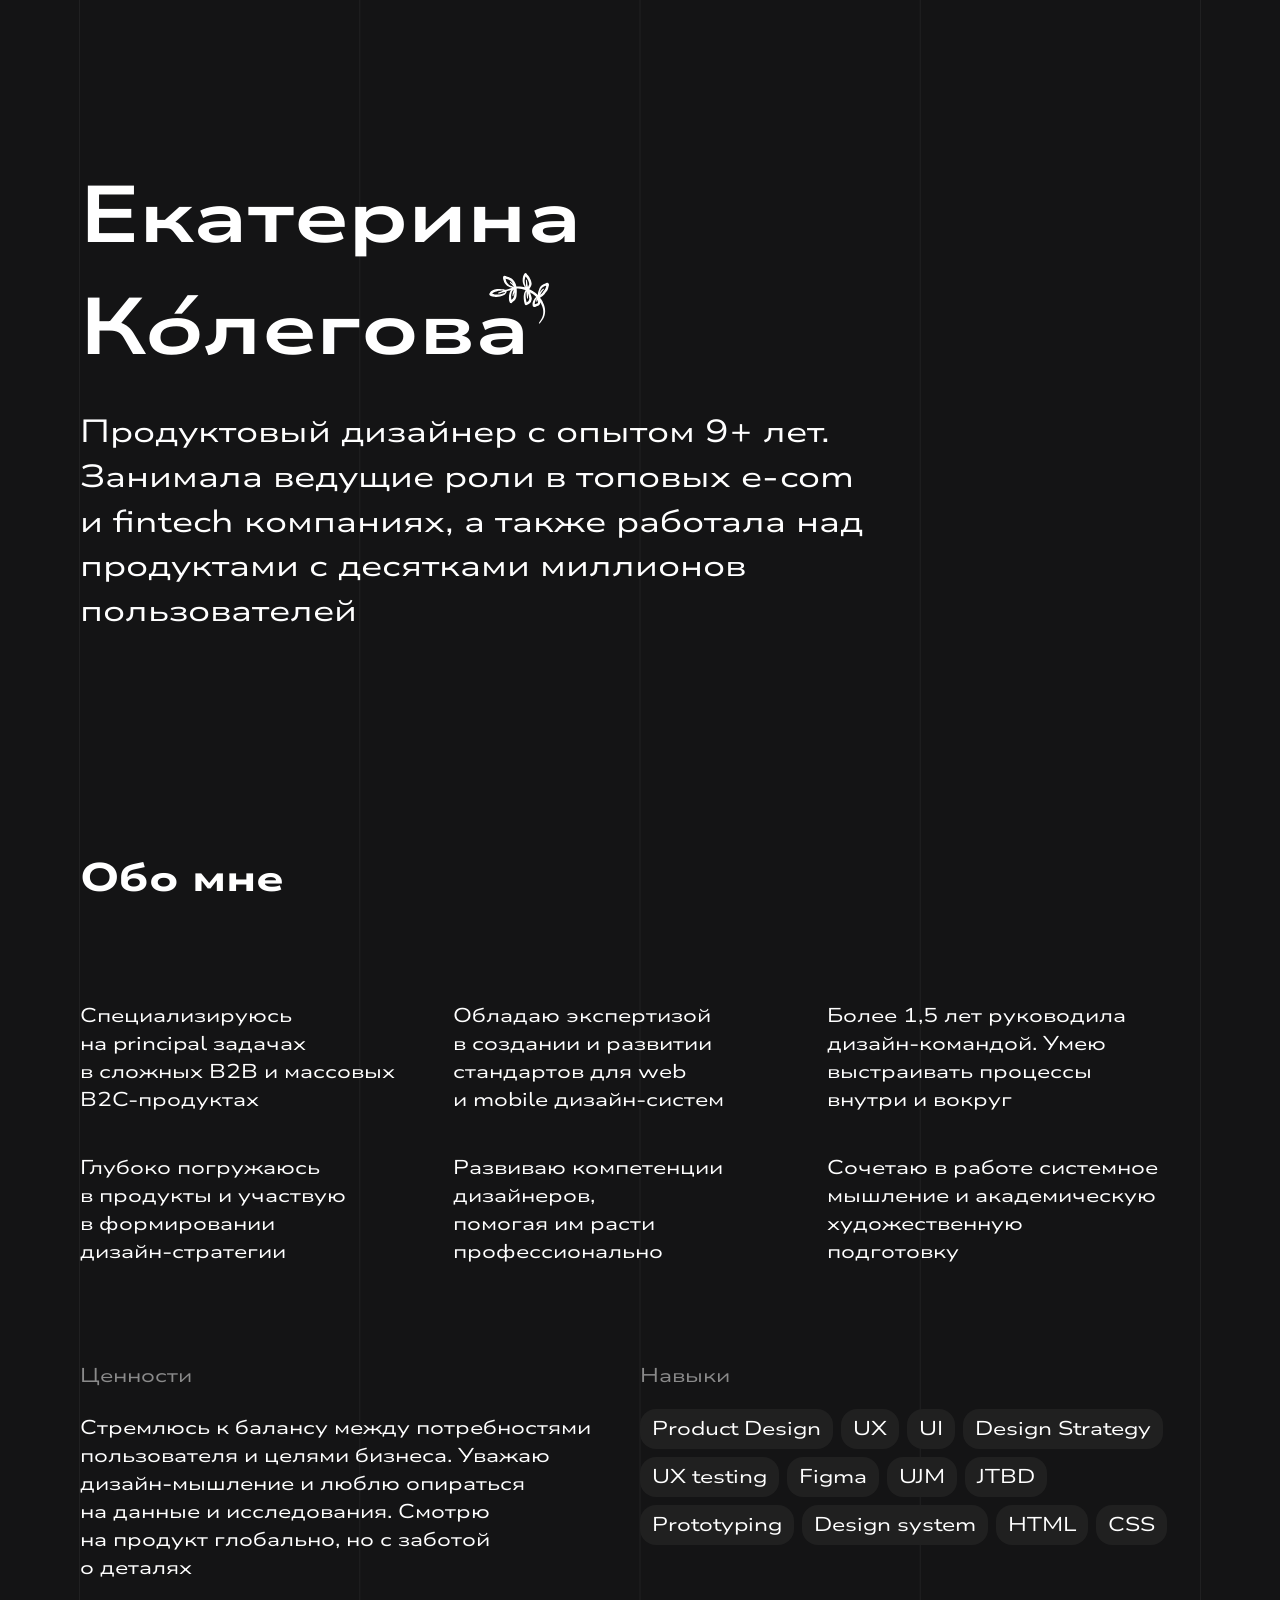
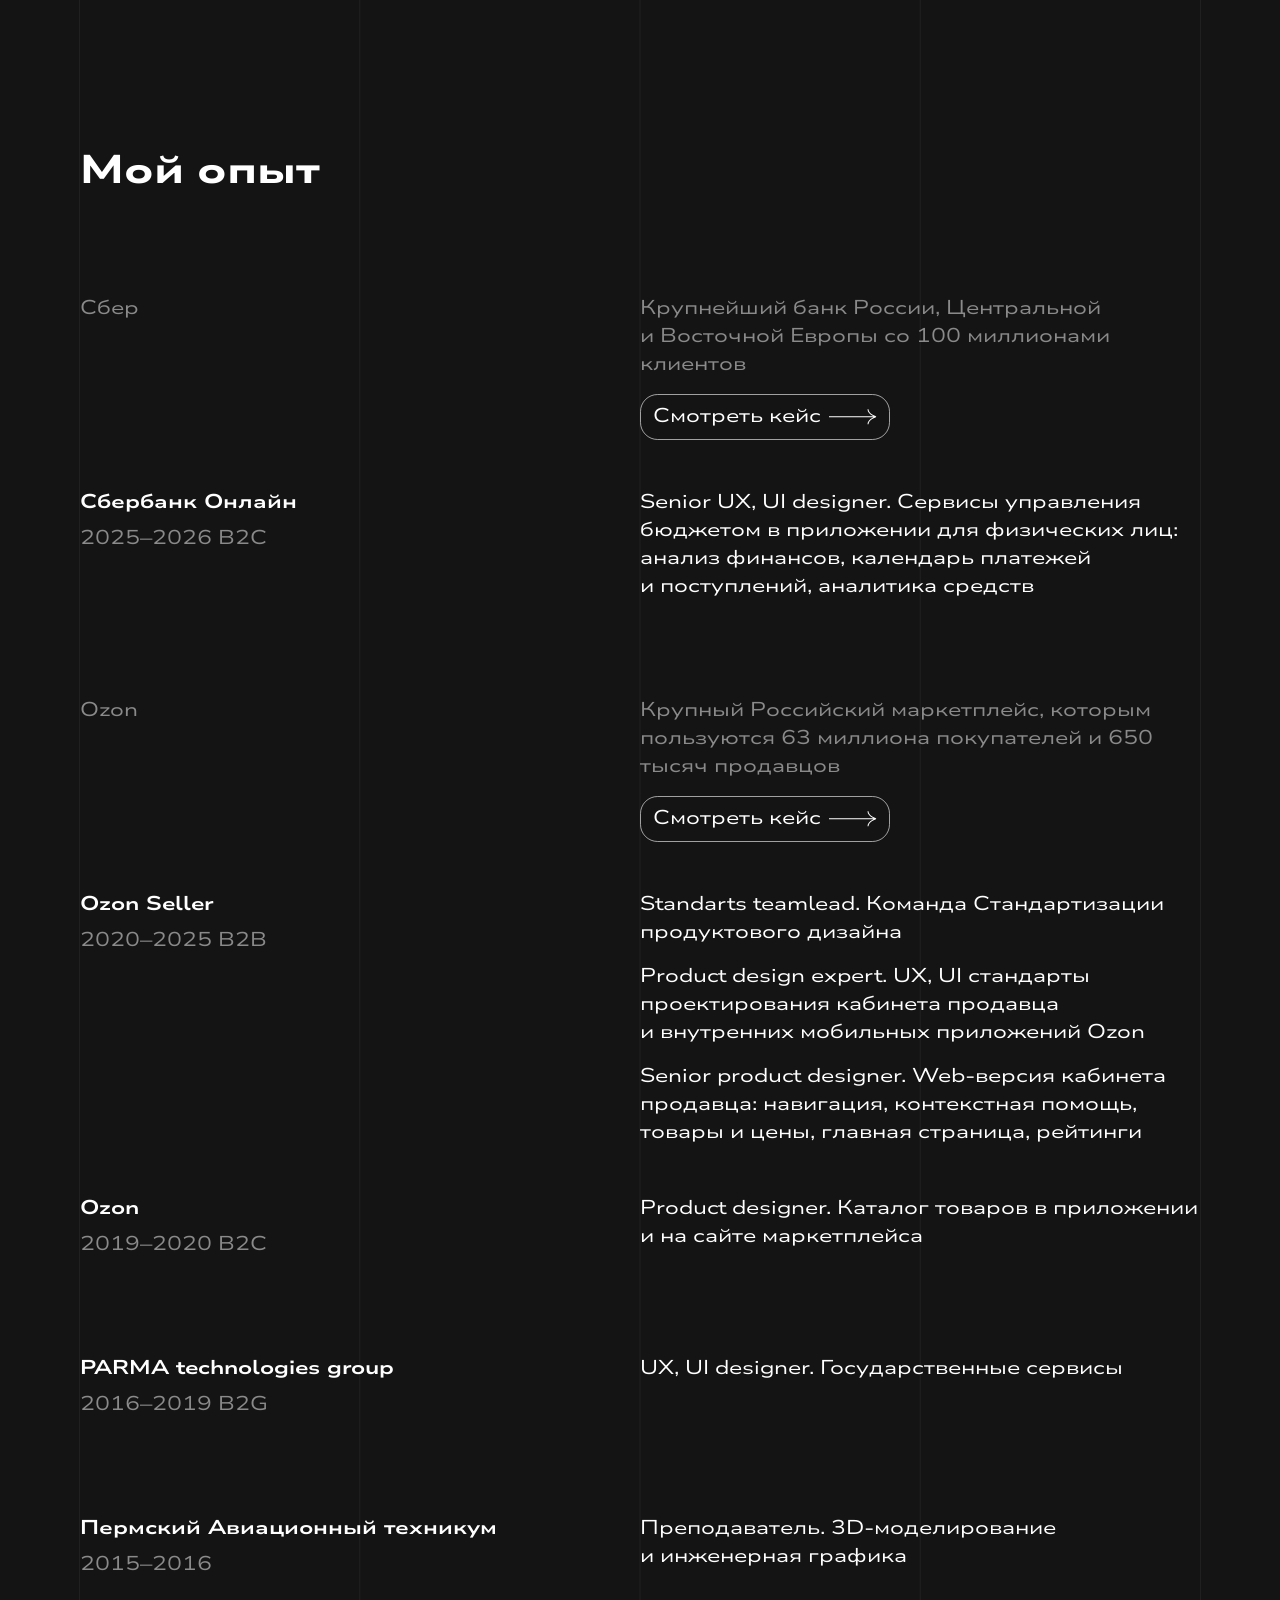
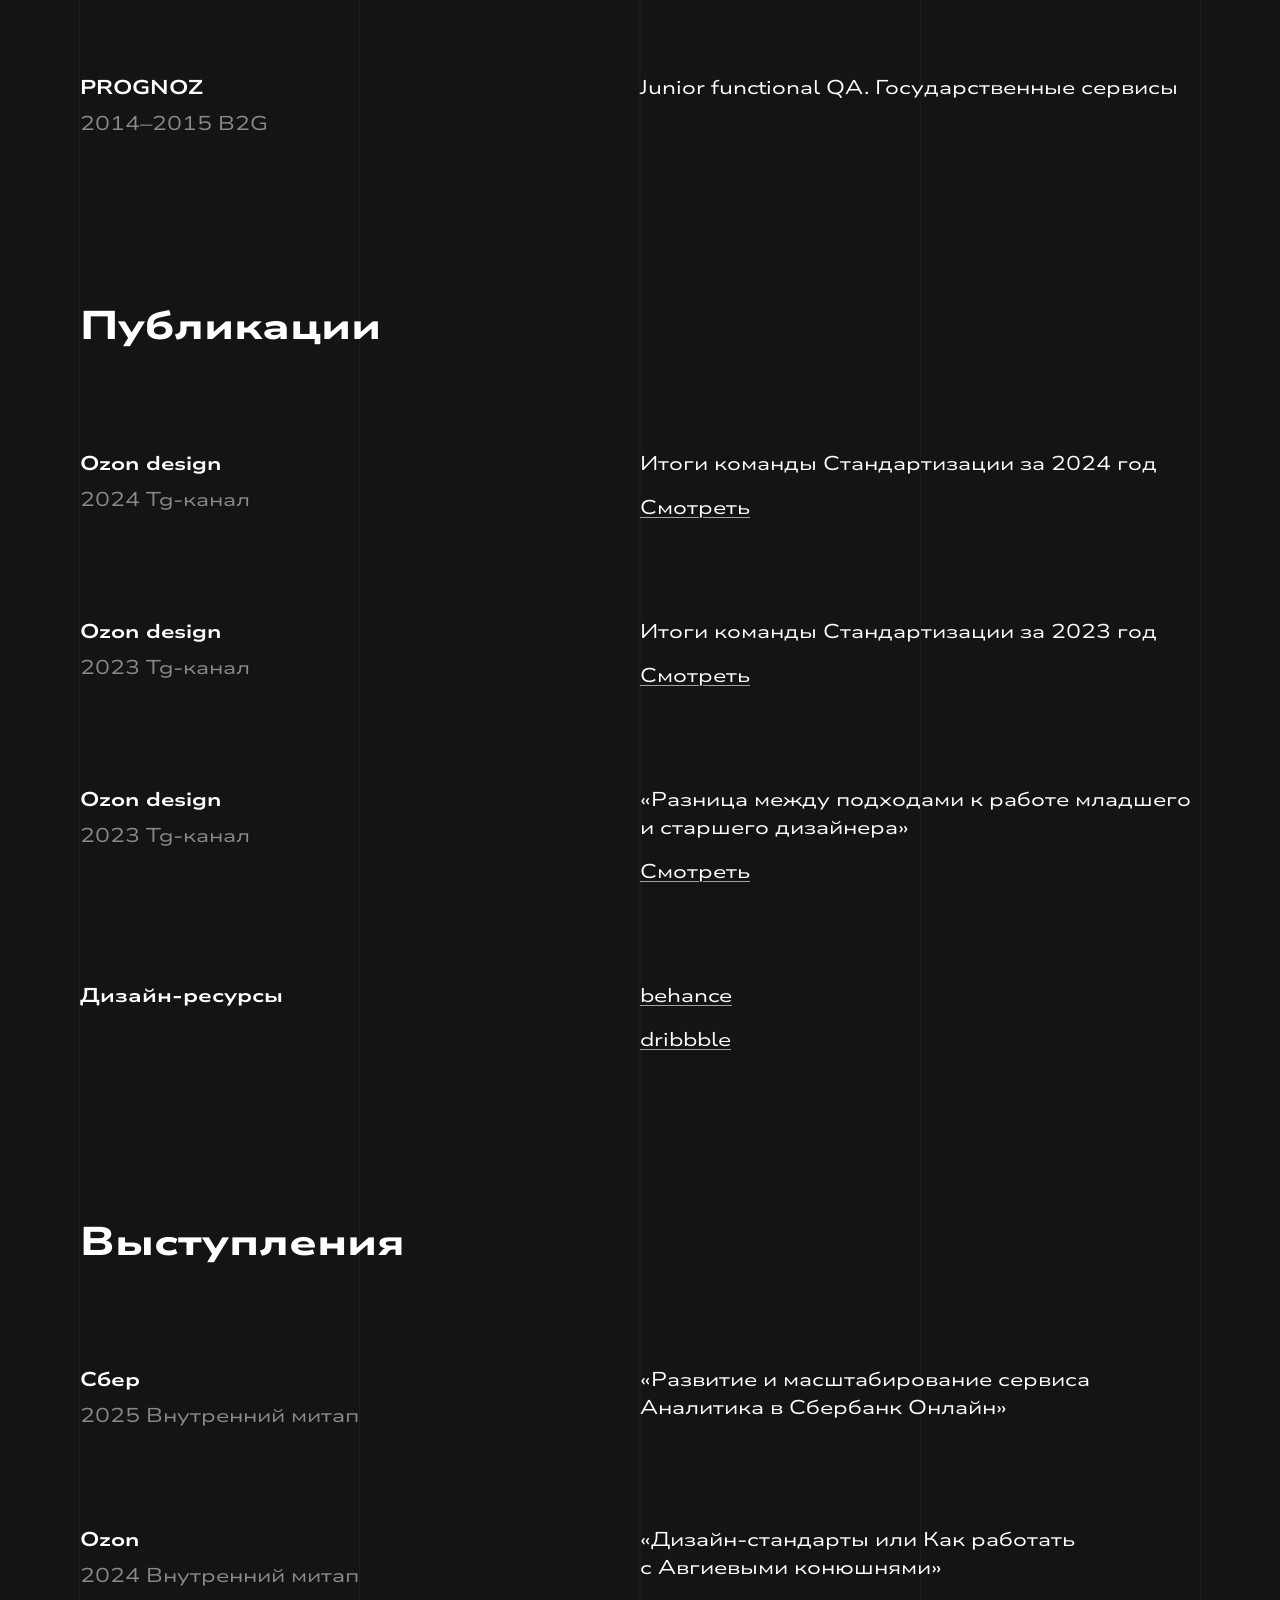
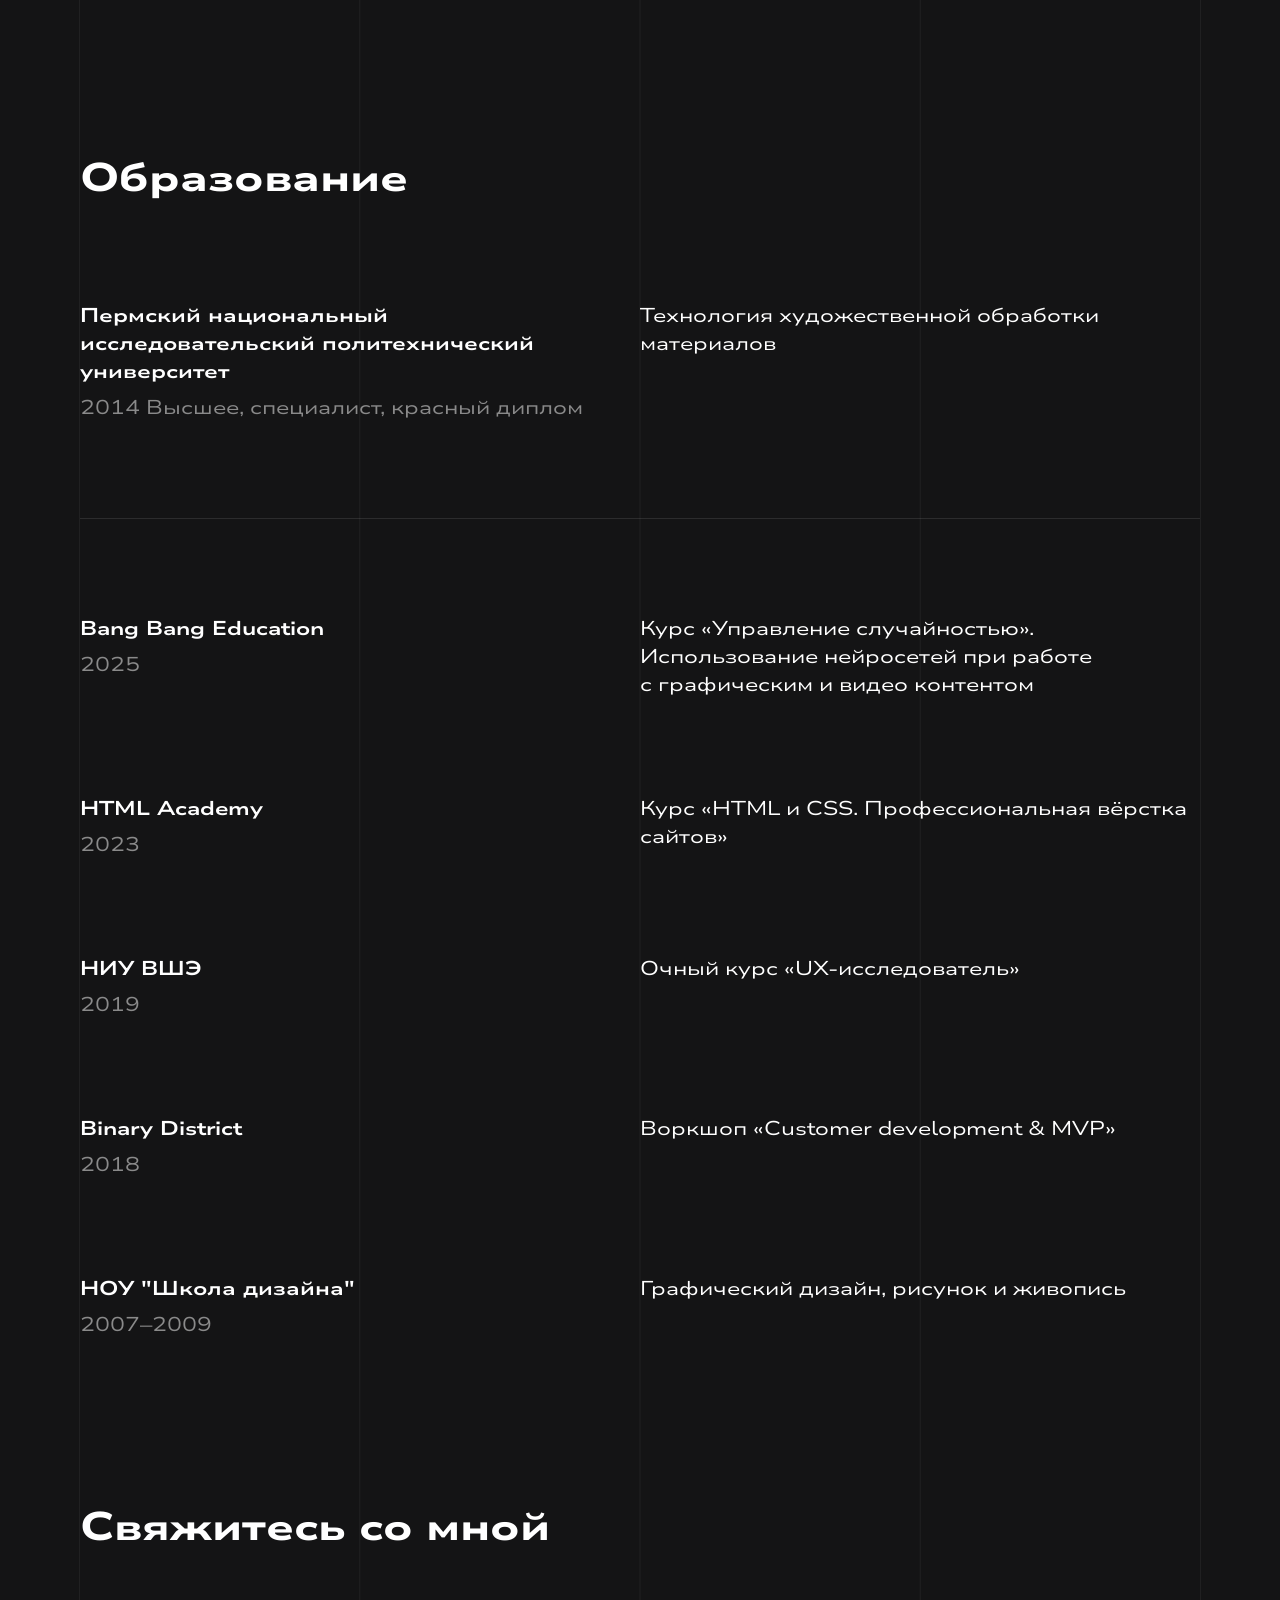
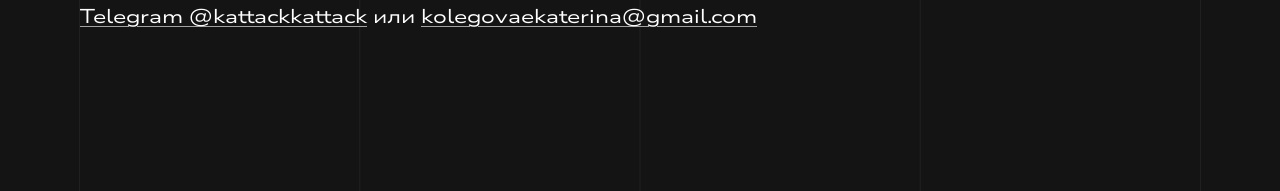
<file: index.html>
<!DOCTYPE html>
<html lang="ru">
  <head>
    <meta charset="utf-8">
    <title>Екатерина Колегова</title>
    <link rel="icon" type="image/png" href="images/favicon.svg">
    <link rel="stylesheet" href="styles.css">
    <link rel="preconnect" href="https://fonts.googleapis.com">
    <link rel="preconnect" href="https://fonts.gstatic.com" crossorigin>
    <link href="https://fonts.googleapis.com/css2?family=Nunito+Sans:ital,opsz,wght@0,6..12,200..1000;1,6..12,200..1000&family=Nunito:ital,wght@1,200..1000&display=swap" rel="stylesheet">
    <meta name="viewport" content="width=device-width"/>
    <meta name="description" content="Продуктовый дизайнер из Москвы с опытом 9+ лет"/>
  </head>
  <body>
    <main class="page-content-container background-stripes">

      <!--hero-->
      <div class="hero">
        <div class="hero-title">
          <div class="first-name">
            <h1>Екатерина</h1>
          </div>
          <div class="last-name">
            <h1>К<span class="h1-special">ó</span>легова</h1>
            <svg class="icon brunch-icon" width="3.75rem" height="3.25rem">
              <use xlink:href="images/icons/sprite.svg#Brunch"></use>
            </svg>
          </div>
        </div>
        <p class="hero-text">Продуктовый дизайнер с&nbsp;опытом 9+&nbsp;лет. Занимала ведущие роли в&nbsp;топовых e-com и&nbsp;fintech компаниях, а&nbsp;также работала над продуктами с&nbsp;десятками миллионов пользователей</p>
      </div>

      <h2 class="visually-hidden"></h2>

      <!--секция Обо мне-->
      <article class="about-me">
        <h3 class="h3-title">Обо мне</h3>

        <!--сетка навыков-->
        <ul class="proficiency">
            <li>
                <p>Специализируюсь на&nbsp;principal задачах в&nbsp;сложных B2B и&nbsp;массовых B2C-продуктах
            </li>
            <li>
                <p>Обладаю экспертизой в&nbsp;создании и&nbsp;развитии стандартов для&nbsp;web и&nbsp;mobile дизайн-систем</p>
            </li>
            <li>
                <p>Более 1,5 лет руководила дизайн-командой. Умею выстраивать процессы внутри и&nbsp;вокруг</p>
            </li>
            <li>
                <p>Глубоко погружаюсь в&nbsp;продукты и&nbsp;участвую в&nbsp;формировании дизайн-стратегии</p>
            </li>
            <li>
                <p>Развиваю компетенции дизайнеров, помогая&nbsp;им&nbsp;расти профессионально</p>
            </li>
            <li>
                <p>Сочетаю в&nbsp;работе системное мышление и&nbsp;академическую художественную подготовку</p>
            </li>
        </ul>
        
        <!--ценности и навыки-->
        <div class="table-secondary">
          
          <!--ценности-->
          <div class="principles">
            <p class="text-secondary">Ценности</p>
            <p>Стремлюсь к&nbsp;балансу между потребностями пользователя и&nbsp;целями бизнеса. Уважаю дизайн-мышление и&nbsp;люблю опираться на&nbsp;данные и&nbsp;исследования. Смотрю на&nbsp;продукт глобально, но&nbsp;с&nbsp;заботой о&nbsp;деталях</p>
          </div>

          <!--навыки-->
          <div class="skills">
            <p class="text-secondary">Навыки</p>
            <!--облако тегов-->
            <ul class="skills-cloud">
                <li>
                  <div class="tag">
                    <p>Product Design</p>
                  </div>
                </li>
                <li>
                  <div class="tag">
                    <p>UX</p>
                  </div>
                </li>
                <li>
                  <div class="tag">
                    <p>UI</p>
                  </div>
                </li>
                <li>
                  <div class="tag">
                    <p>Design Strategy</p>
                  </div>
                </li>
                <li>
                  <div class="tag">
                    <p>UX testing</p>
                  </div>
                </li>
                <li>
                  <div class="tag">
                    <p>Figma</p>
                  </div>
                </li>
                <li>
                  <div class="tag">
                    <p>UJM</p>
                  </div>
                </li>
                <li>
                  <div class="tag">
                    <p>JTBD</p>
                  </div>
                </li>
                <li>
                  <div class="tag">
                    <p>Prototyping</p>
                  </div>
                </li>
                <li>
                  <div class="tag">
                    <p>Design system</p>
                  </div>
                </li>
                <li>
                  <div class="tag">
                    <p>HTML</p>
                  </div>
                </li>
                <li>
                  <div class="tag">
                    <p>CSS</p>
                  </div>
                </li>
            </ul>
          </div>
        
        </div>
      </article>


      <!--мой опыт-->

      <article class="experience">
        <h3 class="h3-title">Мой опыт</h3>
        
        <ul class="table-primary">
          <li class="table-section">
            <ul class="table-row">
              <li>
                <p class="text-secondary">Сбер</p>
              </li>
              <li>
                <p class="text-secondary">Крупнейший банк России, Центральной и&nbsp;Восточной Европы со&nbsp;100 миллионами клиентов</p>
                <a class="link-primary-anchor" href="cost-analysis.html">
                  <div class="link-primary">
                    <p>Смотреть кейс</p>
                    <svg class="icon" width="3rem" height="1rem">
                      <use xlink:href="images/icons/sprite.svg#Button arrow"></use>
                    </svg>
                  </div>
                </a>
              </li>
            </ul>
            <ul class="table-row">
              <li>
                <h4>Сбербанк Онлайн</h4>
                <p class="text-secondary">2025–2026  B2C</p>
              </li>
              <li>
                <p>Senior UX, UI designer. Сервисы управления бюджетом в&nbsp;приложении для физических лиц: анализ финансов, календарь платежей и&nbsp;поступлений, аналитика средств</p>
              </li>
            </ul>
          </li>
          <li class="table-section">
            <ul class="table-row">
              <li>
                <p class="text-secondary">Ozon</p>
              </li>
              <li>
                <p class="text-secondary">Крупный Российский маркетплейс, которым пользуются 63&nbsp;миллиона покупателей и&nbsp;650 тысяч продавцов</p>
                <a class="link-primary-anchor" href="ozon-seller-layout.html">
                  <div class="link-primary">
                    <p>Смотреть кейс</p>
                    <svg class="icon" width="3rem" height="1rem">
                      <use xlink:href="images/icons/sprite.svg#Button arrow"></use>
                    </svg>
                  </div>
                </a>
              </li>
            </ul>
            <ul class="table-row">
              <li>
                <h4>Ozon Seller</h4>
                <p class="text-secondary">2020–2025  B2B</p>
              </li>
              <li class="table-cell-list">
                <p>Standarts teamlead. Команда Стандартизации продуктового дизайна</p>
                <p>Product design expert. UX, UI стандарты проектирования кабинета продавца и&nbsp;внутренних мобильных приложений Ozon</p>
                <p>Senior product designer. Web-версия кабинета продавца: навигация, контекстная помощь, товары и&nbsp;цены, главная страница, рейтинги</p>
              </li>
            </ul>
            <ul class="table-row">
              <li>
                <h4>Ozon</h4>
                <p class="text-secondary">2019–2020  B2C</p>
              </li>
              <li class="table-cell-list">
                <p>Product designer. Каталог товаров в&nbsp;приложении и&nbsp;на&nbsp;сайте маркетплейса</p>
              </li>
            </ul>

          </li>
          <li class="table-section">
            <ul class="table-row">
              <li>
                <h4>PARMA technologies group</h4>
                <p class="text-secondary">2016–2019  B2G</p>
              </li>
              <li class="table-cell-list">
                <p>UX, UI designer. Государственные сервисы</p>
              </li>
            </ul>
          </li>
          <li class="table-section">
            <ul class="table-row">
              <li>
                <h4>Пермский Авиационный техникум</h4>
                <p class="text-secondary">2015–2016</p>
              </li>
              <li class="table-cell-list">
                <p>Преподаватель. 3D-моделирование и&nbsp;инженерная графика</p>
              </li>
            </ul>
          </li>
          <li class="table-section">
            <ul class="table-row">
              <li>
                <h4>PROGNOZ</h4>
                <p class="text-secondary">2014–2015  B2G</p>
              </li>
              <li class="table-cell-list">
                <p>Junior functional QA. Государственные сервисы</p>
              </li>
            </ul>
          </li>
        </ul>
      </article>


      <!--публикации-->
      
      <article class="publications">
        <h3 class="h3-title">Публикации</h3>
        
        <ul class="table-primary">
          <li class="table-section">
            <ul class="table-row">
              <li>
                <h4>Ozon design</h4>
                <p class="text-secondary">2024  Tg-канал</p>
              </li>
              <li class="table-cell-list">
                <p>Итоги команды Стандартизации за&nbsp;2024 год</p>
                <a class="link-secondary" href="https://t.me/ozondesign/3968" target="_blank">Смотреть</a>
              </li>
            </ul>
          </li>
          <li class="table-section">
            <ul class="table-row">
              <li>
                <h4>Ozon design</h4>
                <p class="text-secondary">2023  Tg-канал</p>
              </li>
              <li class="table-cell-list">
                <p>Итоги команды Стандартизации за&nbsp;2023 год</p>
                <a class="link-secondary" href="https://t.me/ozondesign/2728" target="_blank">Смотреть</a>
              </li>
            </ul>
          </li>
          <li class="table-section">
            <ul class="table-row">
              <li>
                <h4>Ozon design</h4>
                <p class="text-secondary">2023  Tg-канал</p>
              </li>
              <li class="table-cell-list">
                <p>«Разница между подходами к&nbsp;работе младшего и&nbsp;старшего дизайнера»</p>
                <a class="link-secondary" href="https://t.me/ozondesign/1893" target="_blank">Смотреть</a>
              </li>
            </ul>
          </li>
          <li class="table-section">
            <ul class="table-row">
              <li>
                <h4>Дизайн-ресурсы</h4>
              </li>
              <li class="table-cell-list">
                <a class="link-secondary" href="https://www.behance.net/kattack_kattack" target="_blank">behance</a>
                <a class="link-secondary" href="https://dribbble.com/kattack_kattack" target="_blank">dribbble</a>
              </li>
            </ul>
          </li>
        </ul>
      </article>


      <!--выступления-->
      
      <article class="performances">
        <h3 class="h3-title">Выступления</h3>
        
        <ul class="table-primary">
          <li class="table-section">
            <ul class="table-row">
              <li>
                <h4>Сбер</h4>
                <p class="text-secondary">2025  Внутренний митап</p>
              </li>
              <li class="table-cell-list">
                <p>«Развитие и&nbsp;масштабирование сервиса Аналитика в&nbsp;Сбербанк Онлайн»</p>
              </li>
            </ul>
          </li>
          <li class="table-section">
            <ul class="table-row">
              <li>
                <h4>Ozon</h4>
                <p class="text-secondary">2024  Внутренний митап</p>
              </li>
              <li class="table-cell-list">
                <p>«Дизайн-стандарты или Как работать с&nbsp;Авгиевыми конюшнями»</p>
              </li>
            </ul>
          </li>
        </ul>
      </article>


      <!--образование-->
      
      <article class="education">
        <h3 class="h3-title">Образование</h3>
        
        <ul class="table-primary">
          <li class="table-section">
            <ul class="table-row">
              <li>
                <h4>Пермский национальный исследовательский политехнический университет</h4>
                <p class="text-secondary">2014  Высшее, специалист, красный диплом</p>
              </li>
              <li class="table-cell-list">
                <p>Технология художественной обработки материалов</p>
              </li>
            </ul>
          </li>
          <li>
            <hr>
          </li>
          <li class="table-section">
            <ul class="table-row">
              <li>
                <h4>Bang Bang Education</h4>
                <p class="text-secondary">2025</p>
              </li>
              <li class="table-cell-list">
                <p>Курс «Управление случайностью». Использование нейросетей при работе с&nbsp;графическим и&nbsp;видео контентом</p>
              </li>
            </ul>
          </li>
          <li class="table-section">
            <ul class="table-row">
              <li>
                <h4>HTML Academy</h4>
                <p class="text-secondary">2023</p>
              </li>
              <li class="table-cell-list">
                <p>Курс «HTML и CSS. Профессиональная вёрстка сайтов»</p>
              </li>
            </ul>
          </li>
          <li class="table-section">
            <ul class="table-row">
              <li>
                <h4>НИУ ВШЭ</h4>
                <p class="text-secondary">2019</p>
              </li>
              <li class="table-cell-list">
                <p>Очный курс «UX-исследователь»</p>
              </li>
            </ul>
          </li>
          <li class="table-section">
            <ul class="table-row">
              <li>
                <h4>Binary District</h4>
                <p class="text-secondary">2018</p>
              </li>
              <li class="table-cell-list">
                <p>Воркшоп «Customer development &&nbsp;MVP»</p>
              </li>
            </ul>
          </li>
          <li class="table-section">
            <ul class="table-row">
              <li>
                <h4>НОУ "Школа дизайна"</h4>
                <p class="text-secondary">2007–2009</p>
              </li>
              <li class="table-cell-list">
                <p>Графический дизайн, рисунок и&nbsp;живопись</p>
              </li>
            </ul>
          </li>
        </ul>
      </article>


      <!--свяжитесь со мной-->
      
      <article class="connection">
        <h3 class="h3-title">Свяжитесь со мной</h3>
        
        <div class="connection-links">
          <p><a class="link-secondary" href="https://t.me/kattackkattack" target="_blank">Telegram @kattackkattack</a> или <a class="link-secondary" href="mailto:kolegovaekaterina@gmail.com" target="_blank">kolegovaekaterina@gmail.com</a></p>
        </div>
      </article>
    
    </main>
  </body>
</html>
</file>
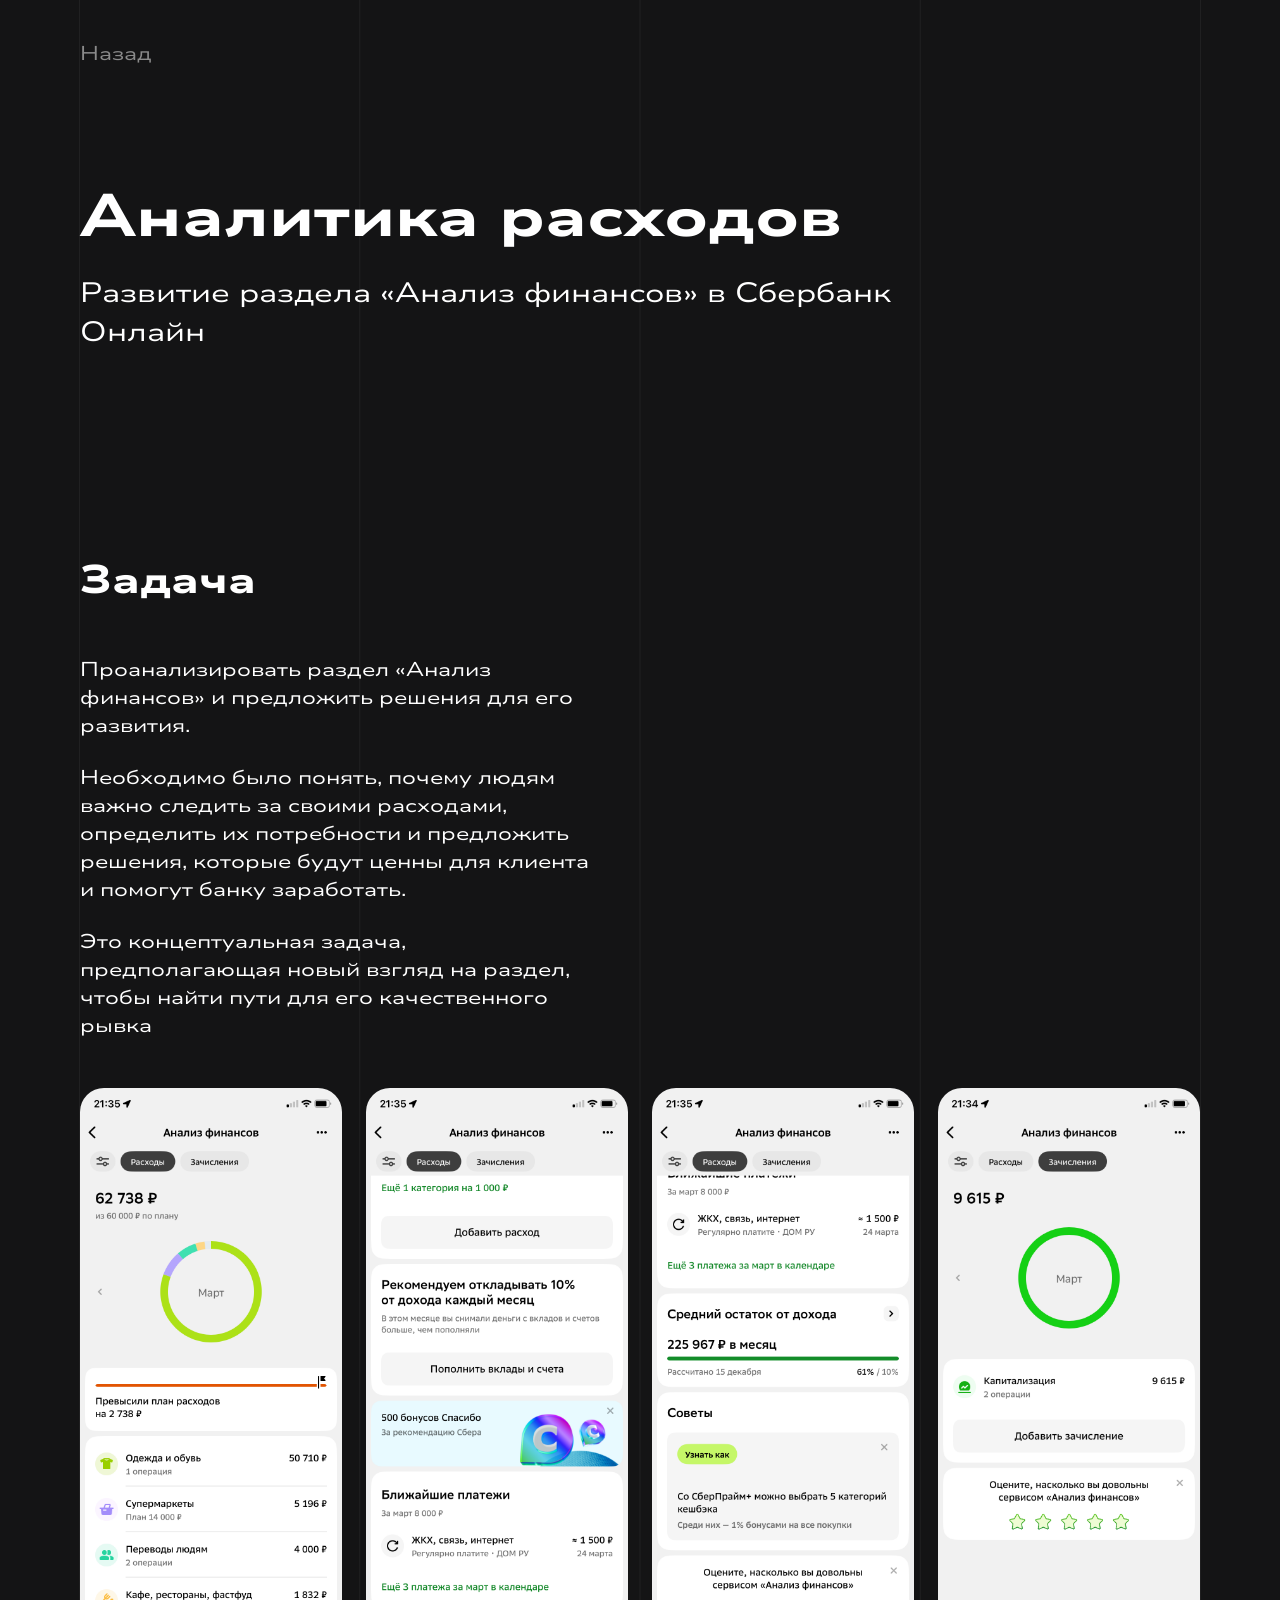
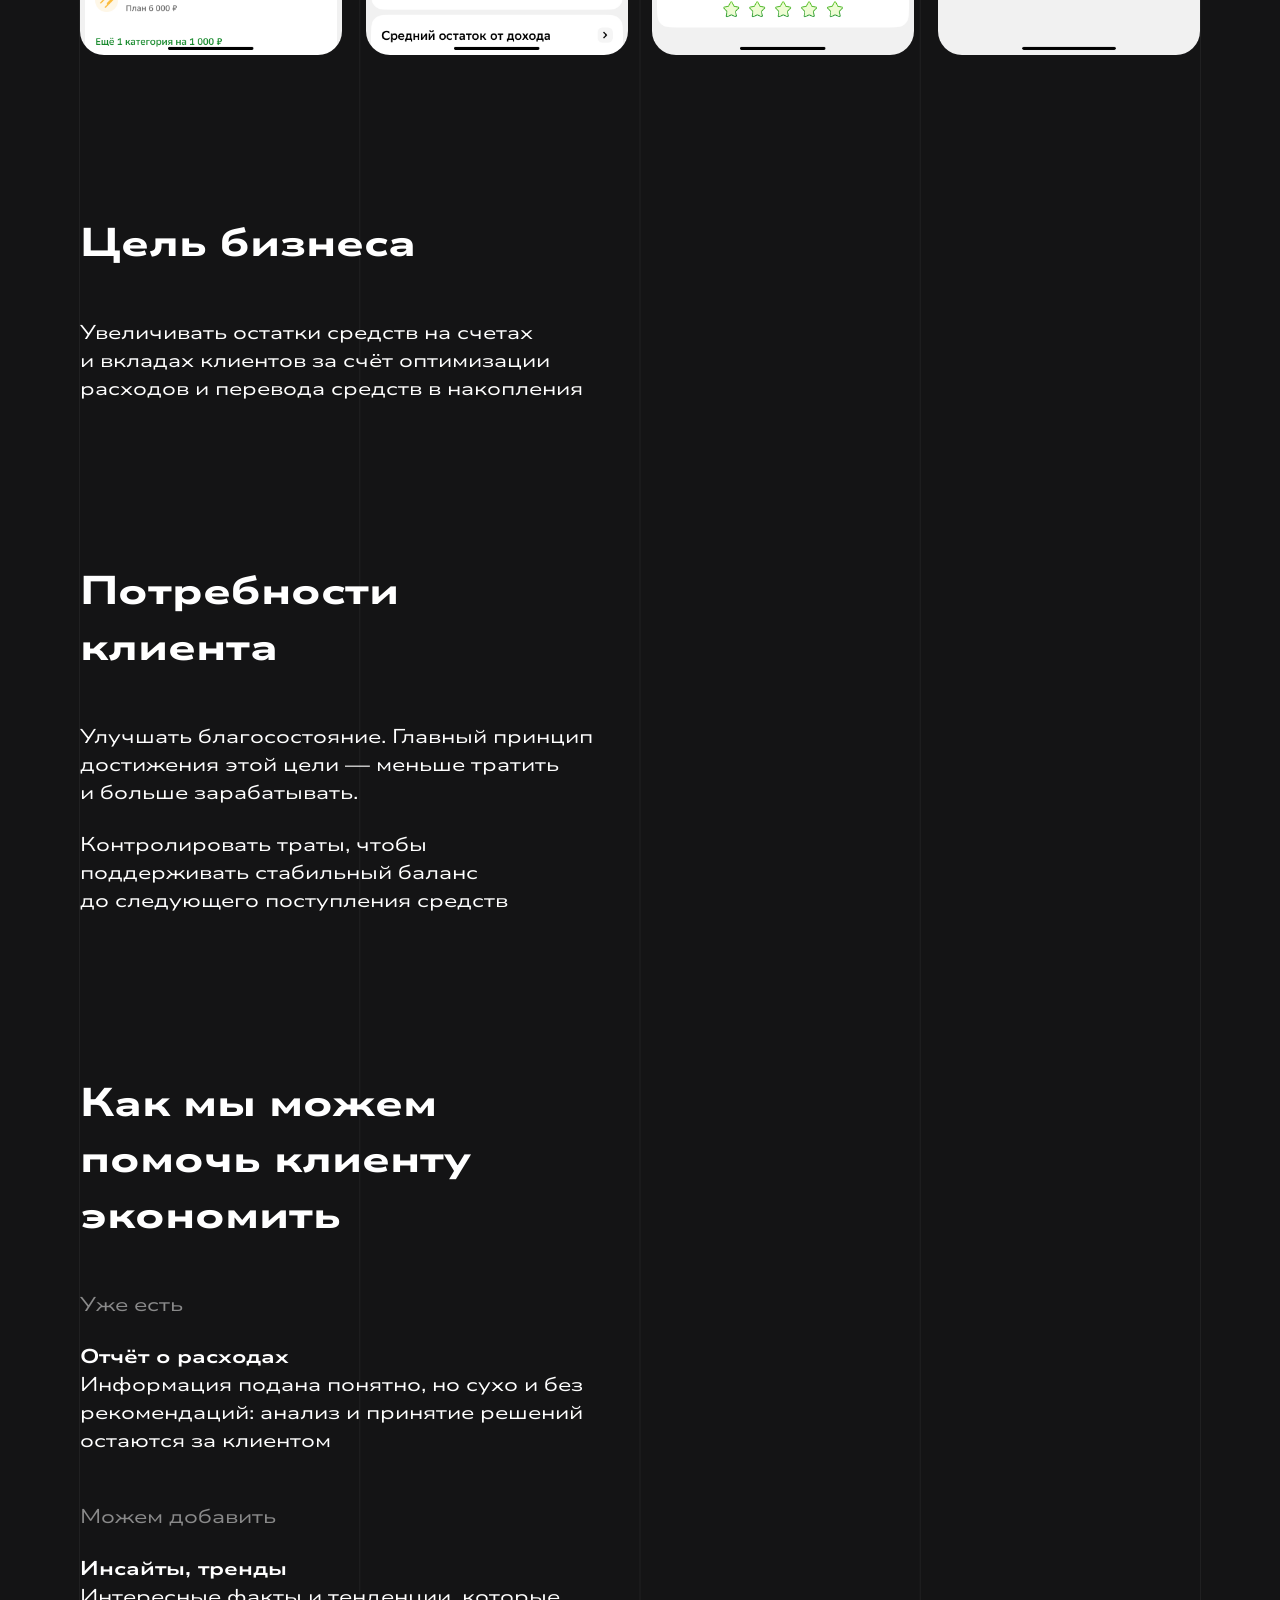
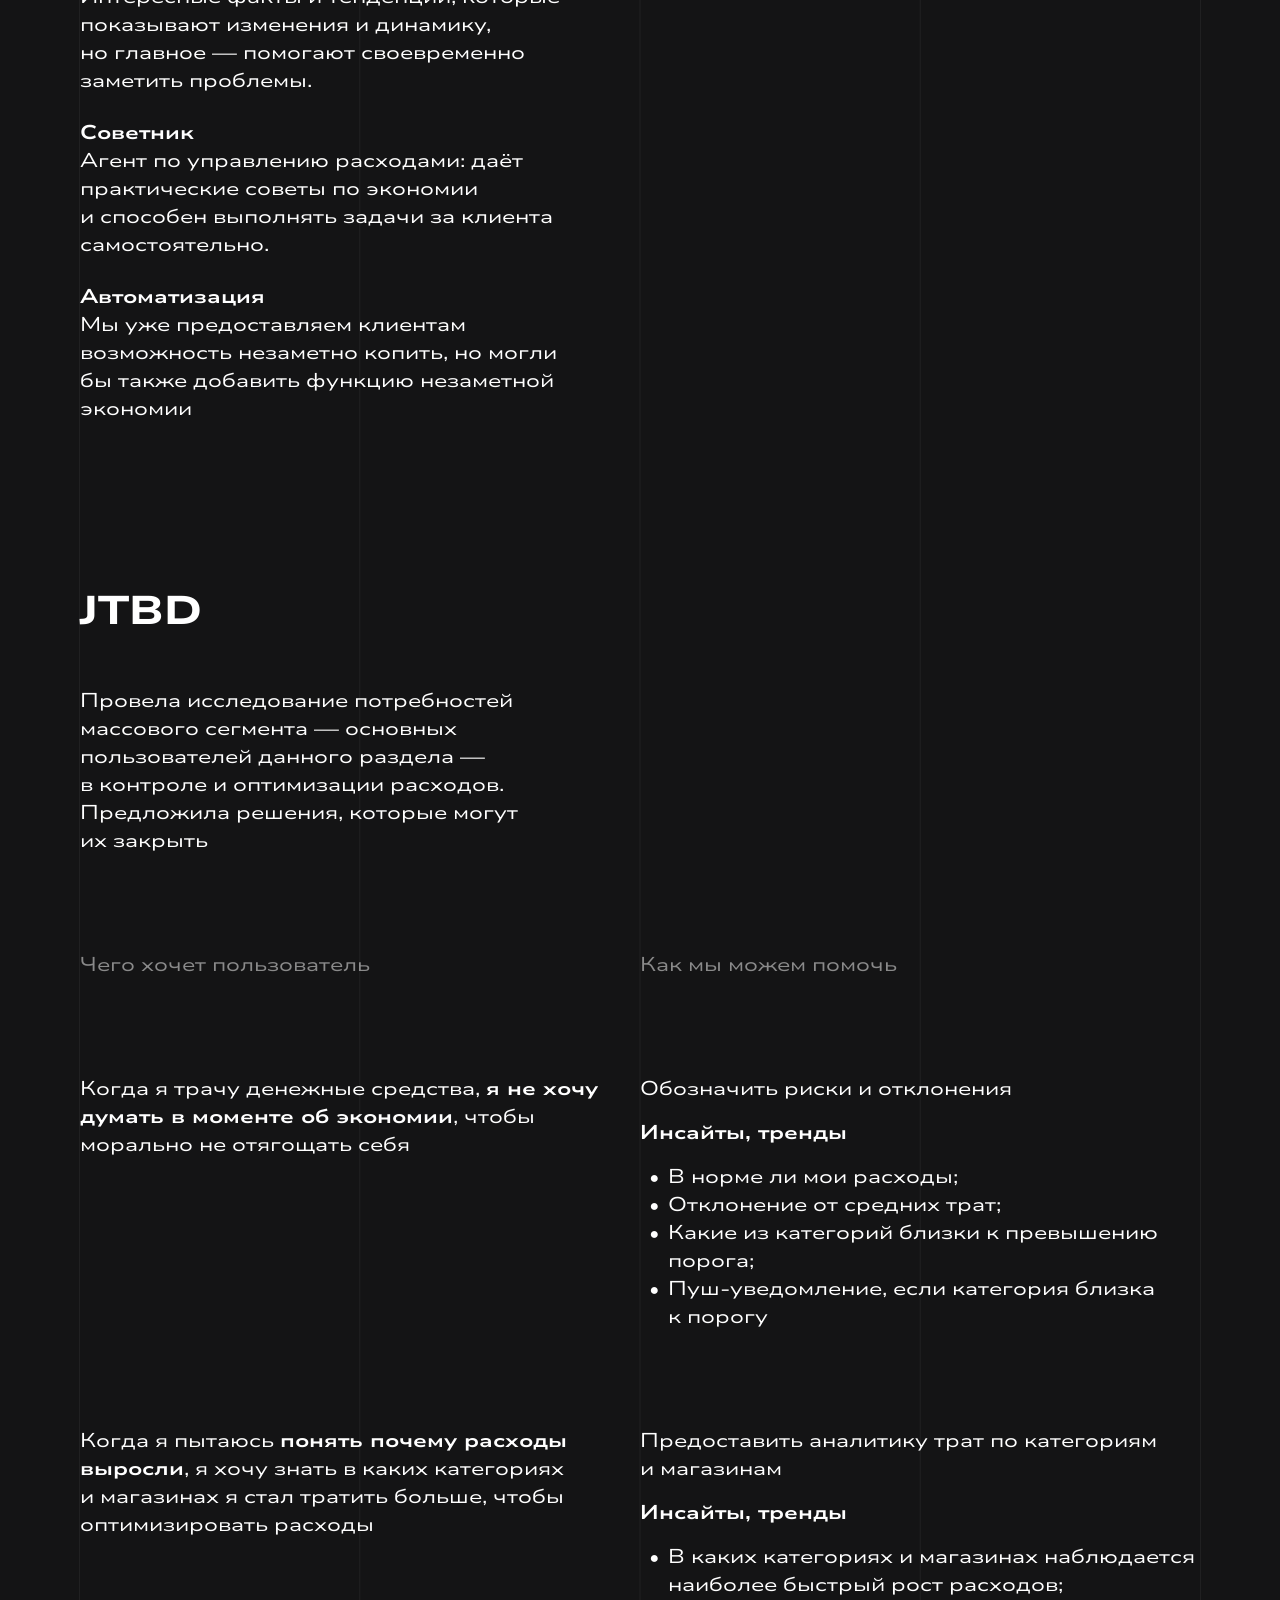
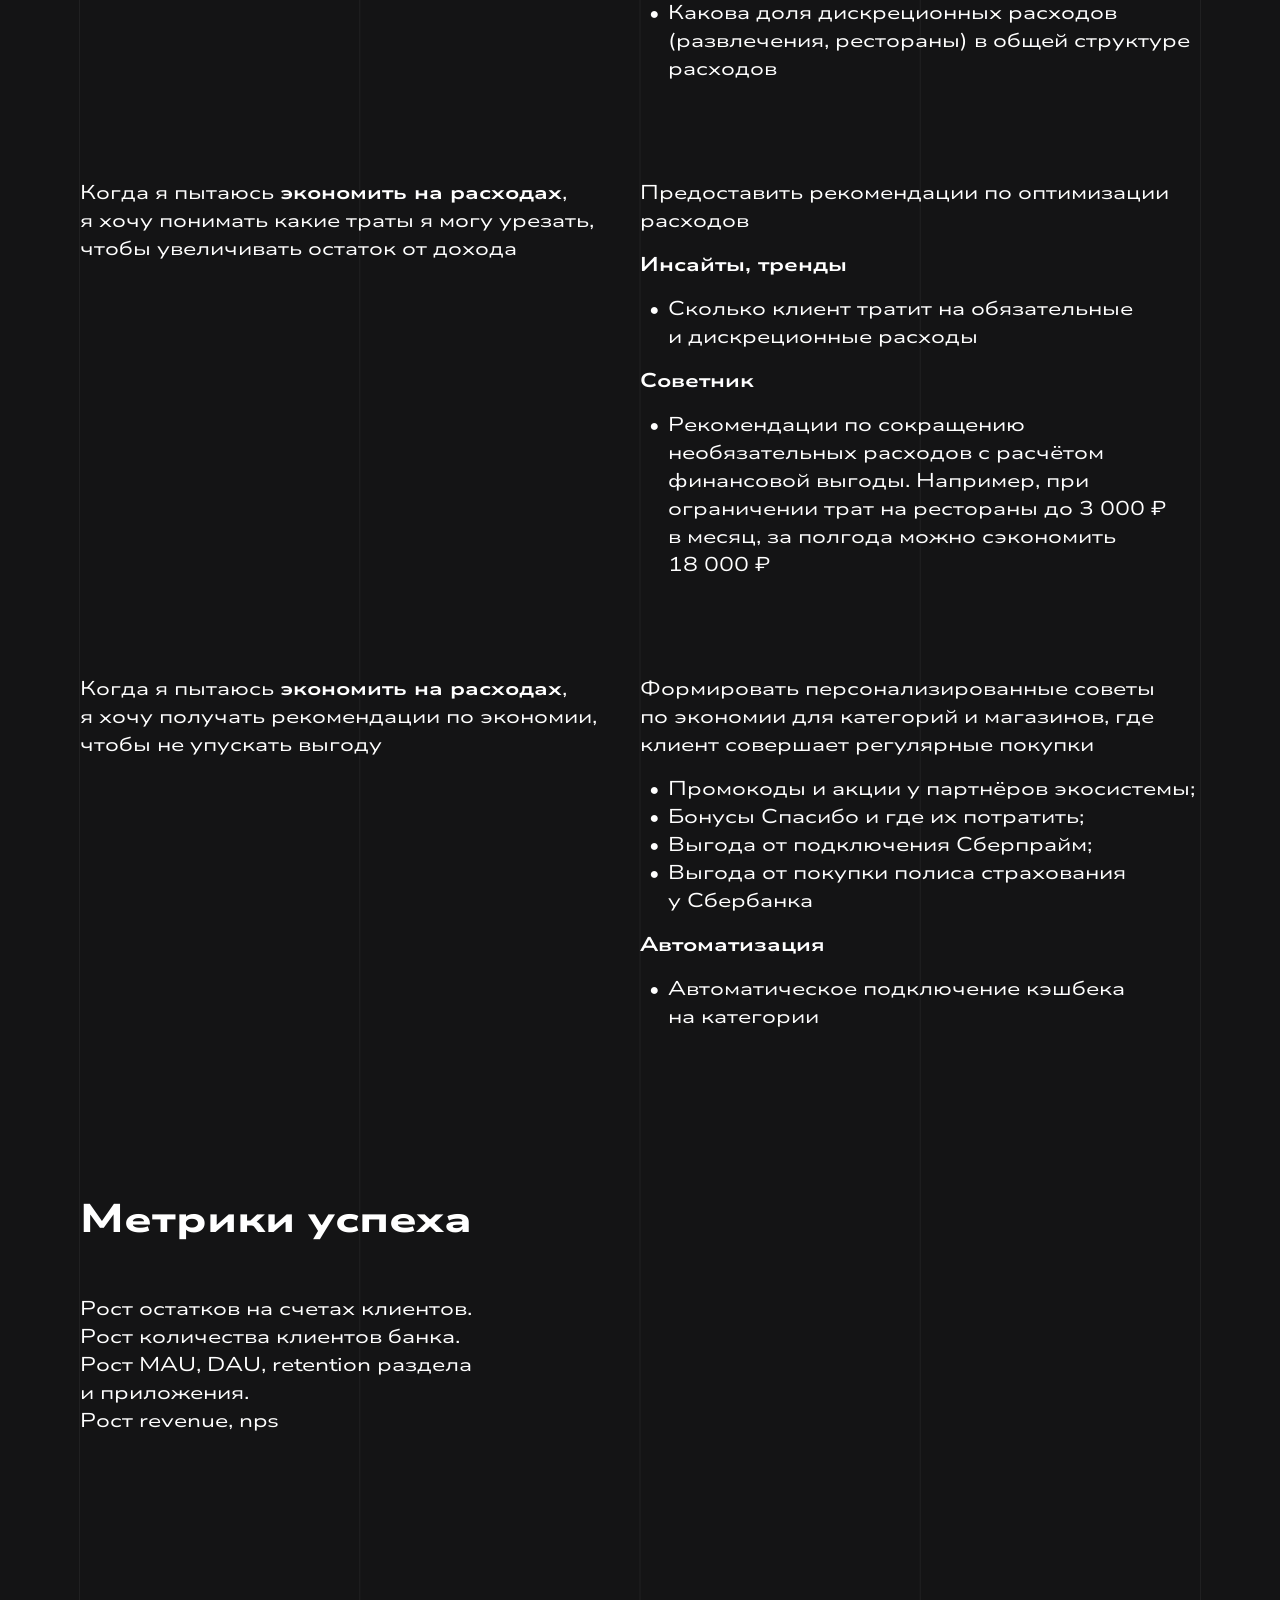
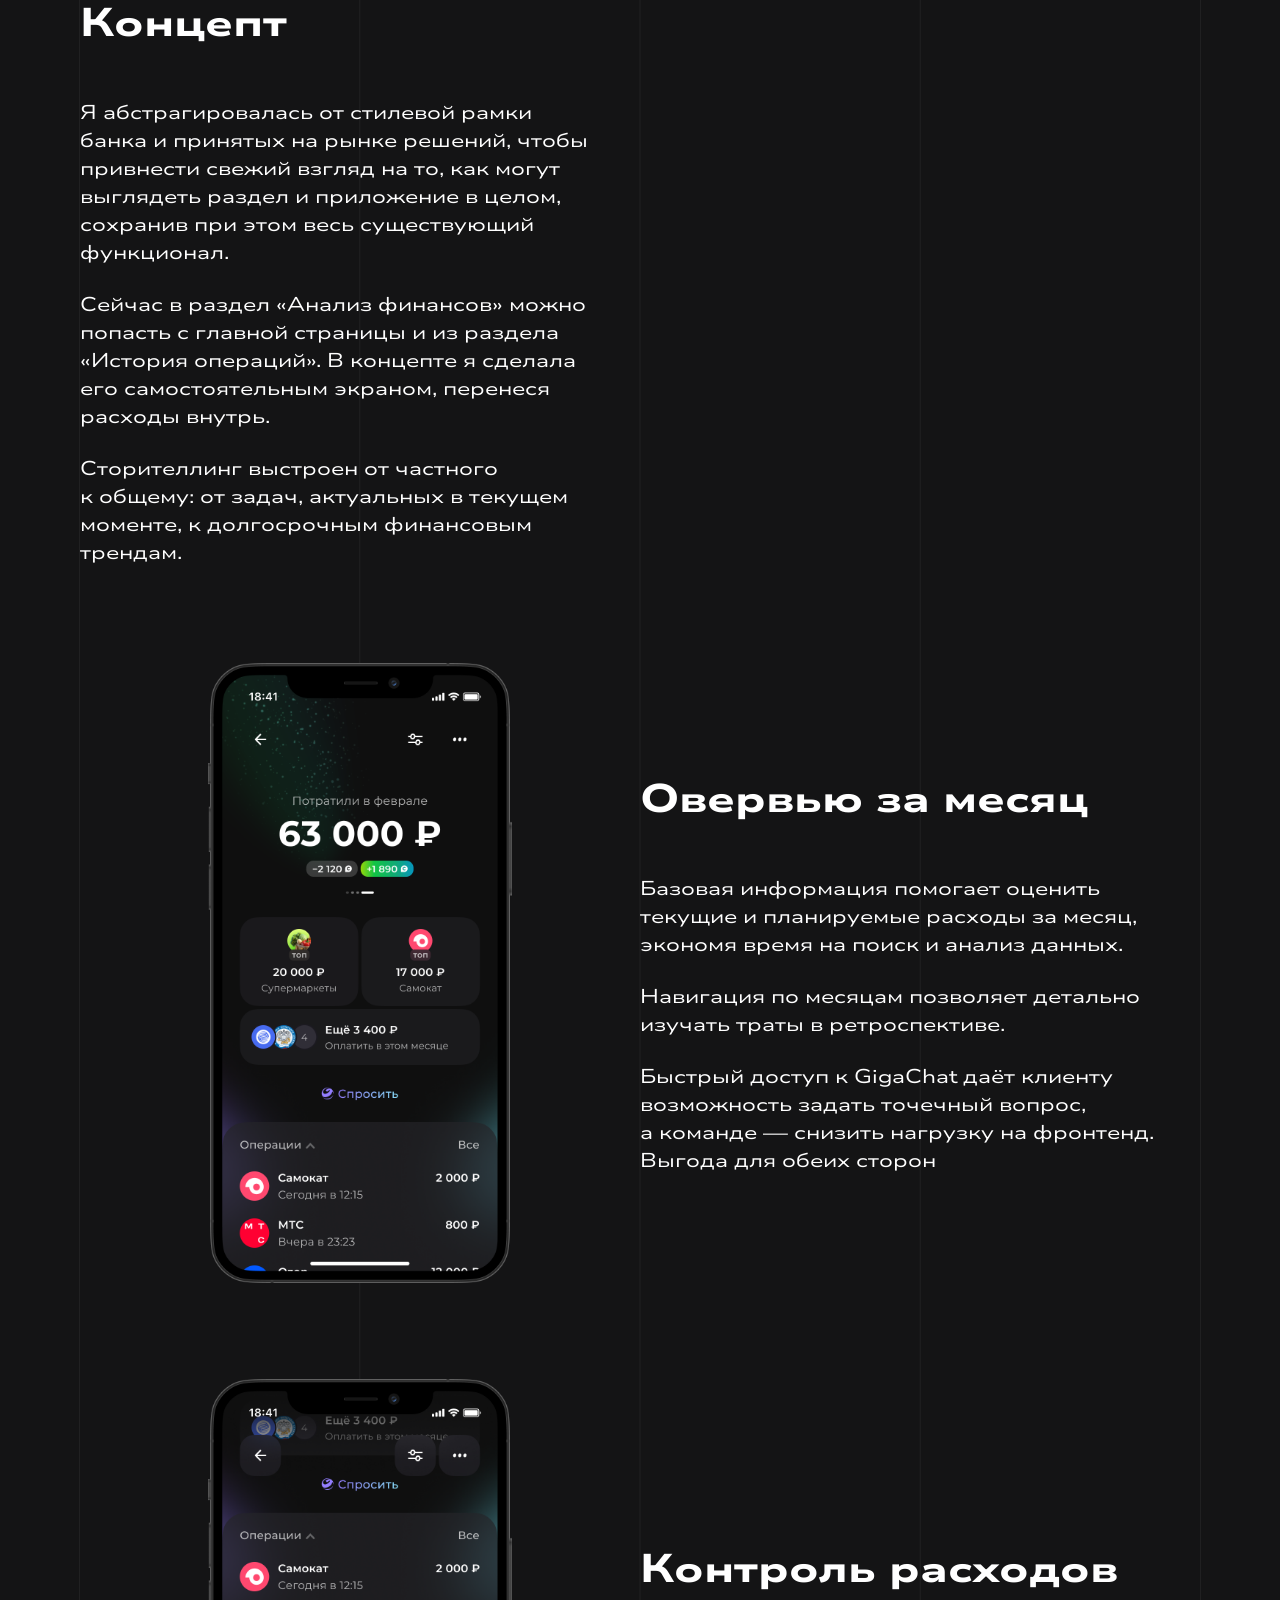
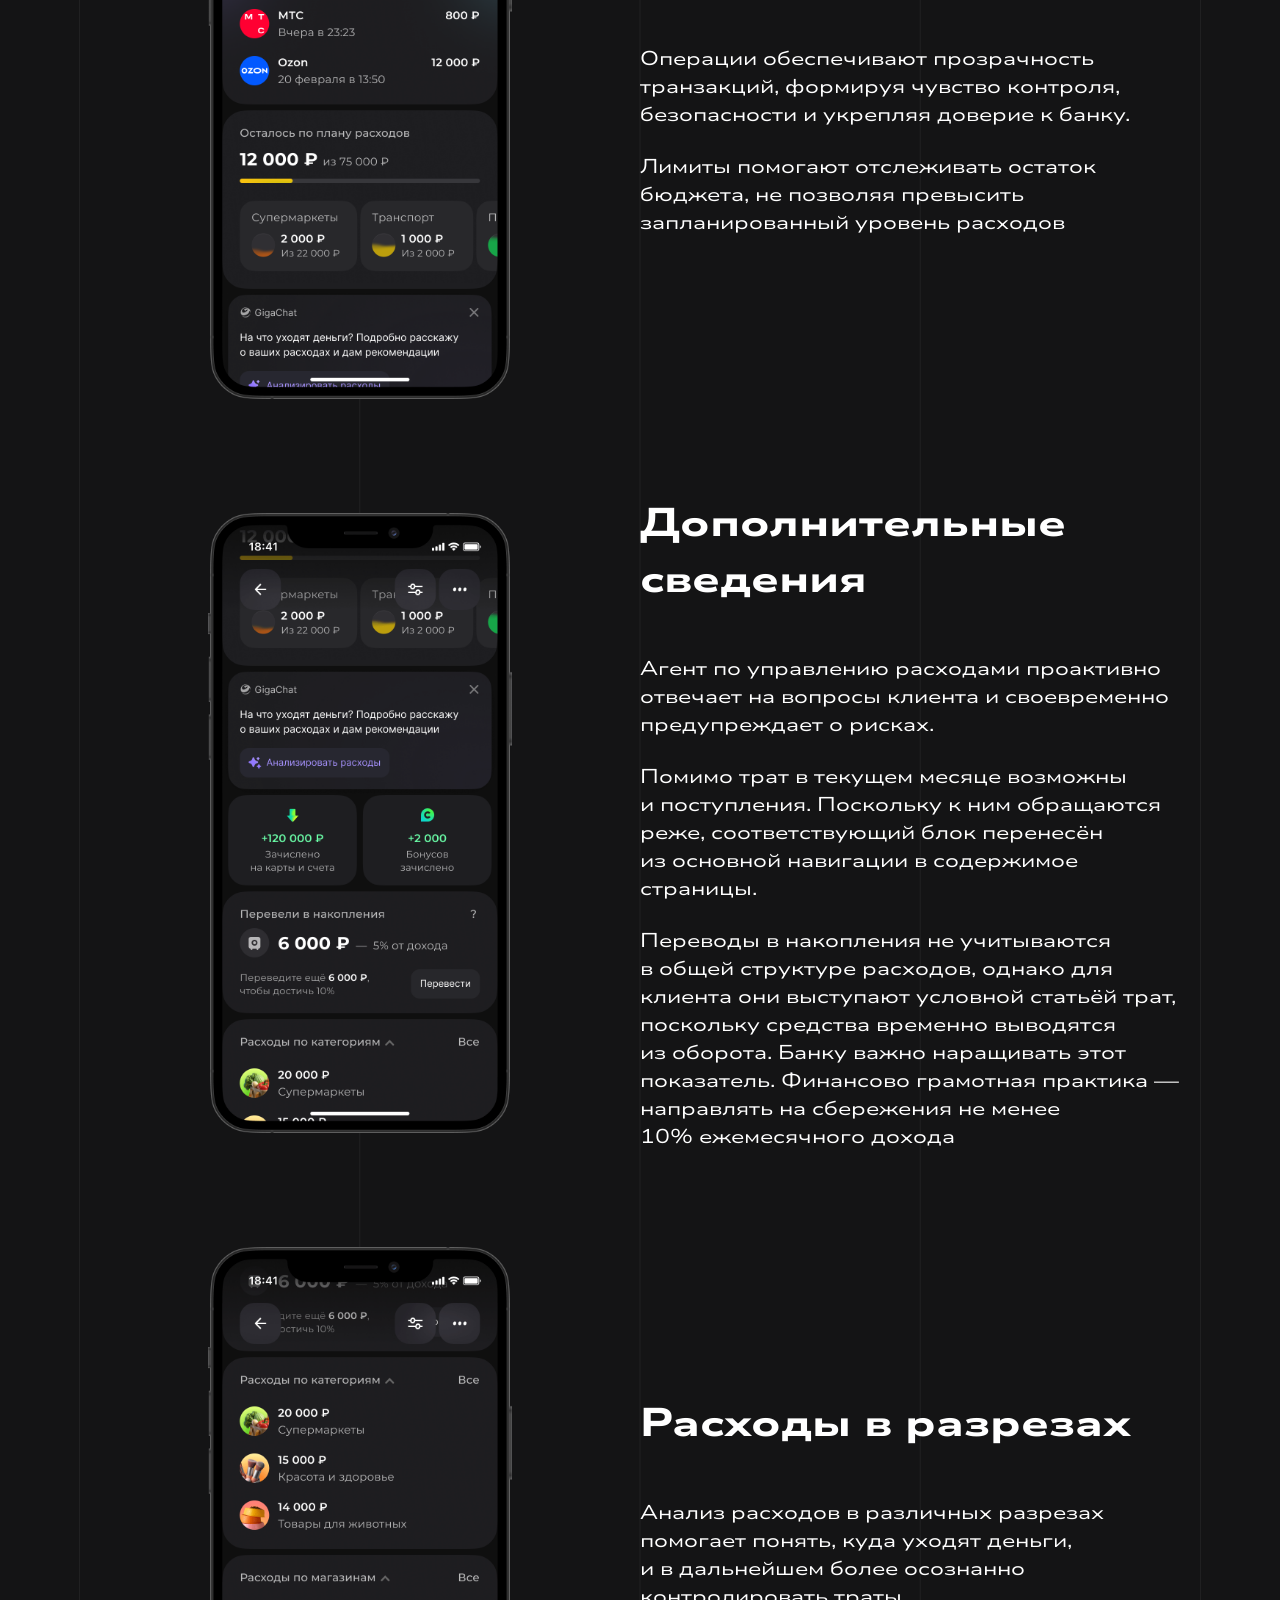
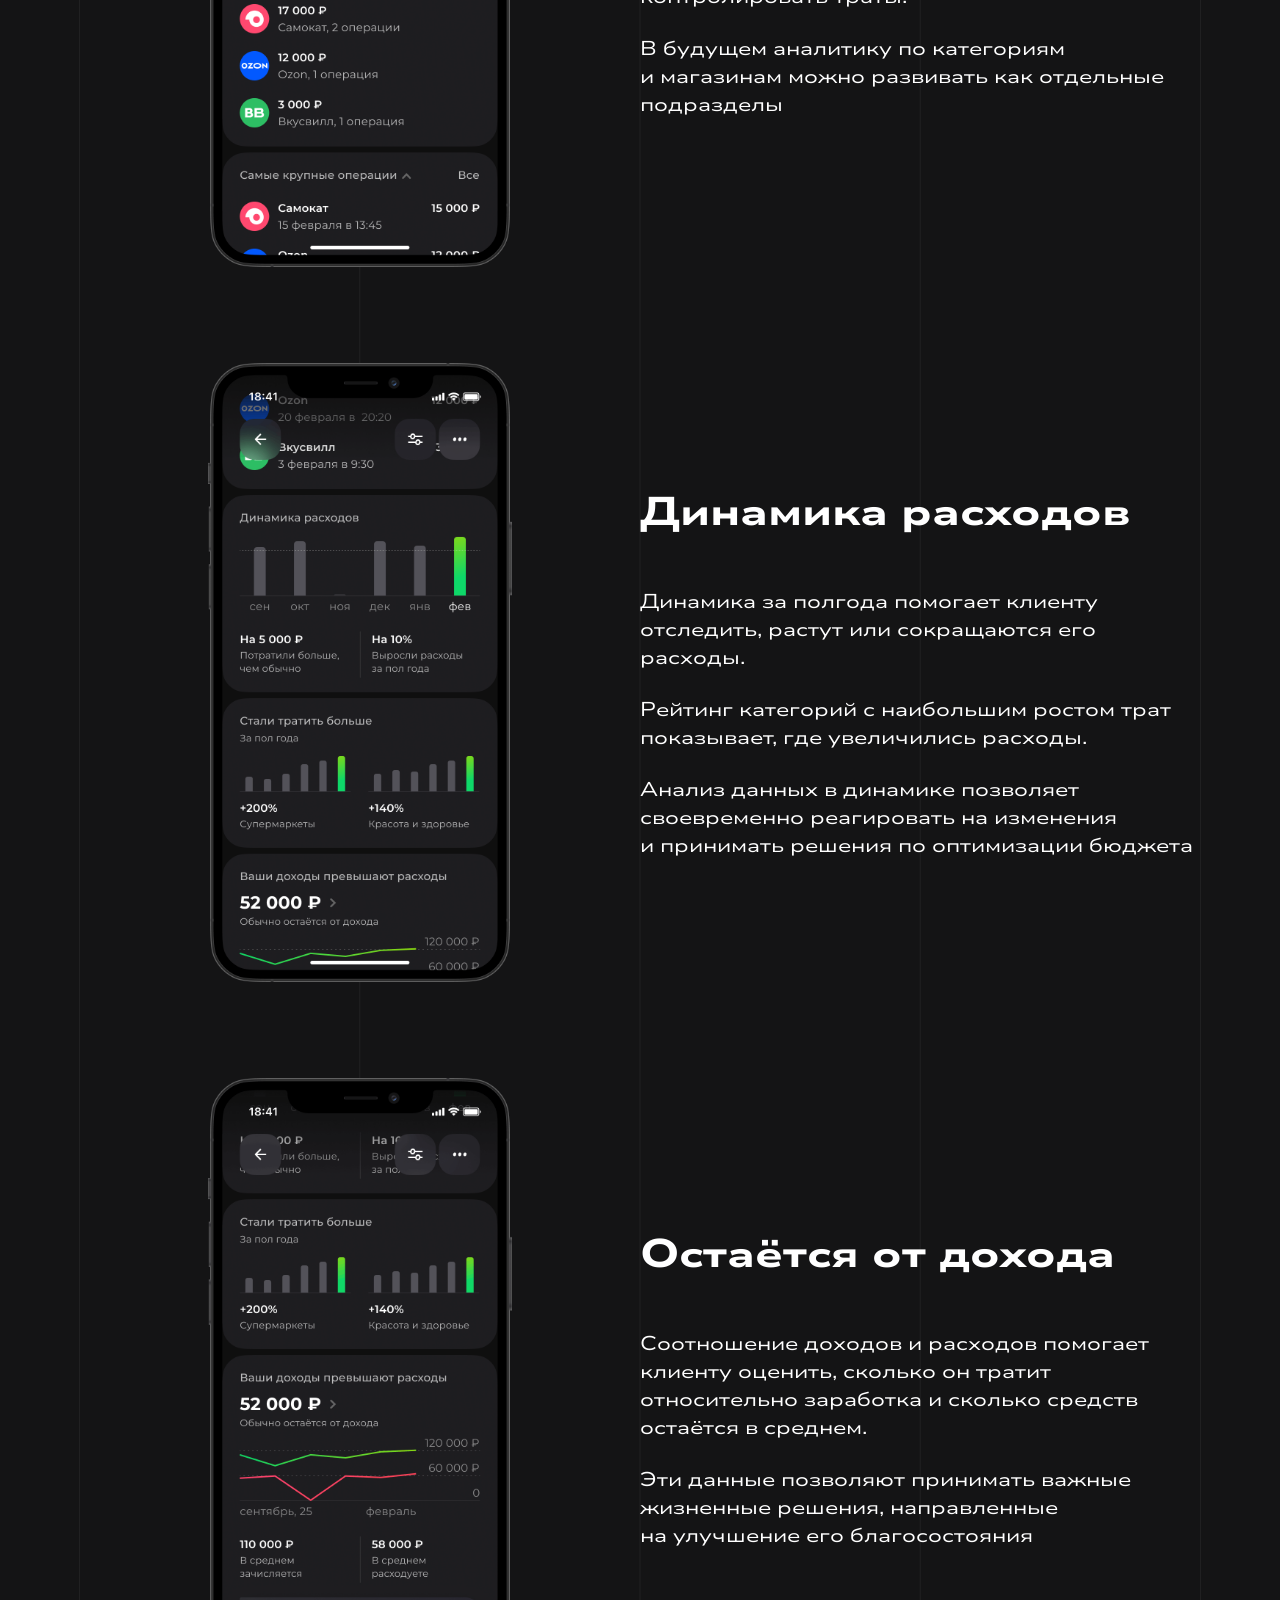
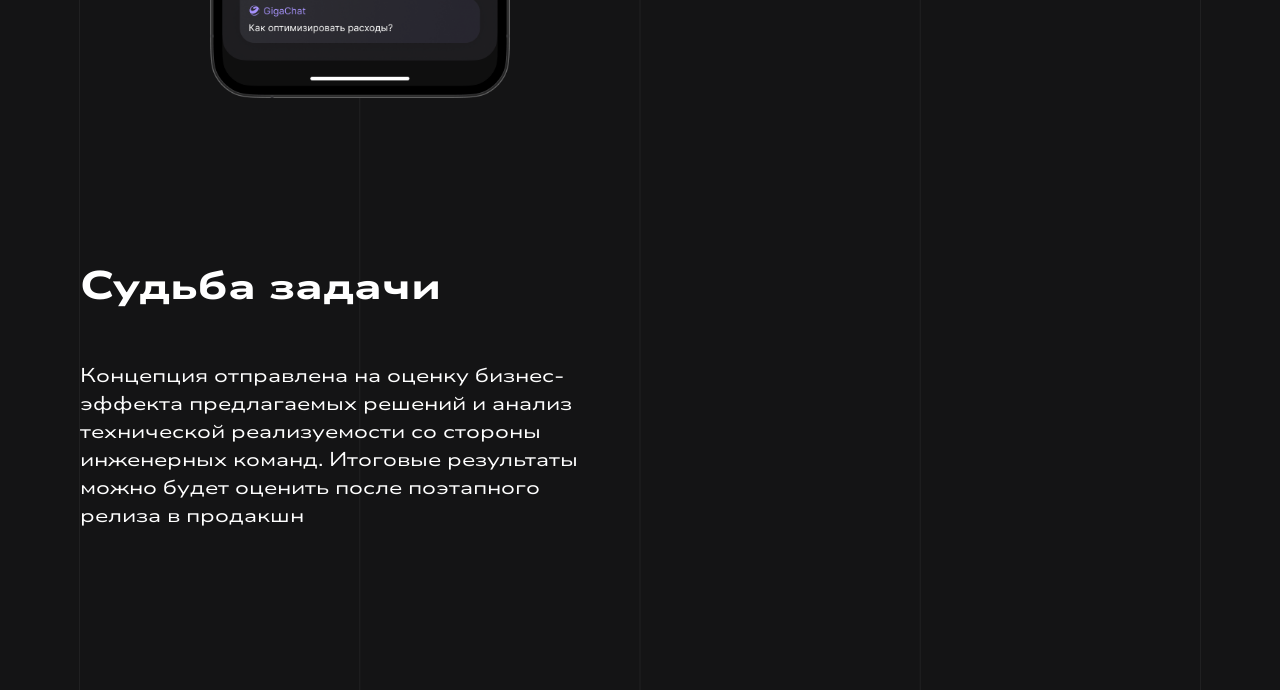
<file: cost-analysis.html>
<!DOCTYPE html>
<html lang="ru">
  <head>
    <meta charset="utf-8">
    <title>Екатерина Колегова</title>
    <link rel="icon" type="image/png" href="images/favicon.svg">
    <link rel="stylesheet" href="styles.css">
    <link rel="preconnect" href="https://fonts.googleapis.com">
    <link rel="preconnect" href="https://fonts.gstatic.com" crossorigin>
    <link href="https://fonts.googleapis.com/css2?family=Nunito+Sans:ital,opsz,wght@0,6..12,200..1000;1,6..12,200..1000&family=Nunito:ital,wght@1,200..1000&display=swap" rel="stylesheet">
    <meta name="viewport" content="width=device-width"/>
    <meta name="description" content="Продуктовый дизайнер из Москвы с опытом 9+ лет"/>
  </head>
  <body>
    <main class="page-content-container background-stripes">
        <h1 class="visually-hidden"></h1>


        <nav class="nav-back">
            <a href="javascript:history.back()">
                <p class="page-link-back">Назад</p>
            </a>
        </nav>


        <!--page hero-->

        <div class="page-hero">
            <h2>Аналитика расходов</h2>
            <p class="page-hero-text">Развитие раздела «Анализ финансов» в&nbsp;Сбербанк Онлайн</p>
        </div>


        <!--описание-->

        <article class="description-container">
            <h3>Задача</h3>
            <ul class="cell-list">
                <li>
                    <p>Проанализировать раздел «Анализ финансов» и&nbsp;предложить решения для его развития.</p>
                </li>
                <li>
                    <p>Необходимо было понять, почему людям важно следить за&nbsp;своими расходами, определить их&nbsp;потребности и&nbsp;предложить решения, которые будут ценны для клиента и&nbsp;помогут банку заработать.</p>
                </li>
                <li>
                    <p>Это концептуальная задача, предполагающая новый взгляд на&nbsp;раздел, чтобы найти пути для его качественного рывка</p>
                </li>
            </ul>
        </article>

        <div class="alf-screenshots">
            <div class="screenshots-track">
                <img src="images/cost-analysis/alf-screenshot-1.png" alt="Скриншот раздела Анализ финансов. Расходы по категориям">
                <img src="images/cost-analysis/alf-screenshot-2.png" alt="Скриншот раздела Анализ финансов. Переводы в накопления и ближайшие платежи">
                <img src="images/cost-analysis/alf-screenshot-3.png" alt="Скриншот раздела Анализ финансов. Средний остаток от дохода и советы по экономии">
                <img src="images/cost-analysis/alf-screenshot-4.png" alt="Скриншот раздела Анализ финансов. Зачисления">
            </div>
        </div>

        <article class="description-container">
            <h3>Цель бизнеса</h3>
            <ul class="cell-list">
                <li>
                    <p>Увеличивать остатки средств на&nbsp;счетах и&nbsp;вкладах клиентов за&nbsp;счёт оптимизации расходов и&nbsp;перевода средств в&nbsp;накопления</p>
                </li>
            </ul>
        </article>

        <article class="description-container">
            <h3>Потребности клиента</h3>
            <ul class="cell-list">
                <li>
                    <p>Улучшать благосостояние. Главный принцип достижения этой цели — меньше тратить и&nbsp;больше зарабатывать.</p>
                </li>
                <li>
                    <p>Контролировать траты, чтобы поддерживать стабильный баланс до&nbsp;следующего поступления средств</p>
                </li>
            </ul>
        </article>

        <article class="description-container">
            <h3>Как мы можем помочь клиенту экономить</h3>
            <div class="description-container-secondary">
                <p class="text-secondary">Уже есть</p>
                <ul class="cell-list">
                    <li>
                        <p><strong>Отчёт о расходах</strong></p>
                        <p>Информация подана понятно, но&nbsp;сухо и&nbsp;без рекомендаций: анализ и&nbsp;принятие решений остаются за&nbsp;клиентом</p>
                    </li>
                </ul>
            </div>

            <div class="description-container-secondary">
                <p class="text-secondary">Можем добавить</p>
                <ul class="cell-list">
                    <li>
                        <p><strong>Инсайты, тренды</strong></p>
                        <p>Интересные факты и&nbsp;тенденции, которые показывают изменения и&nbsp;динамику, но&nbsp;главное — помогают своевременно заметить проблемы.</p>
                    </li>
                    <li>
                        <p><strong>Советник</strong></p>
                        <p>Агент по управлению расходами: даёт практические советы по&nbsp;экономии и&nbsp;способен выполнять задачи за&nbsp;клиента самостоятельно.</p>
                    </li>
                    <li>
                        <p><strong>Автоматизация</strong></p>
                        <p>Мы уже предоставляем клиентам возможность незаметно копить, но&nbsp;могли бы&nbsp;также добавить функцию незаметной экономии</p>
                    </li>
                </ul>
            </div>
        </article>

        <article class="description-container">
            <h3>JTBD</h3>
            <ul class="cell-list">
                <li>
                    <p>Провела исследование потребностей массового сегмента — основных пользователей данного раздела — в&nbsp;контроле и&nbsp;оптимизации расходов. Предложила решения, которые могут их&nbsp;закрыть</p>
                </li>
            </ul>
        </article>

        <ul class="table-primary">
            <li class="table-section table-visible">
                <ul class="table-row">
                    <li>
                        <p class="text-secondary">Чего хочет пользователь</p>
                    </li>
                    <li class="table-cell-list">
                        <p class="text-secondary">Как мы можем помочь</p>
                    </li>
                </ul>
            </li>

            <li class="table-section">
                <ul class="table-row table-header">
                    <li class="table-cell-list">
                        <p class="text-secondary table-hidden">Чего хочет пользователь</p>
                        <p>Когда я трачу денежные средства, <strong>я&nbsp;не хочу думать в&nbsp;моменте об&nbsp;экономии</strong>, чтобы морально не&nbsp;отягощать себя</p>
                    </li>
                    <li class="table-cell-list">
                        <p class="text-secondary table-hidden">Как мы можем помочь</p>
                        <p>Обозначить риски и&nbsp;отклонения</p>
                        <h4>Инсайты, тренды</h4>
                        <ul class="text-list">
                            <li><p>В норме ли мои расходы;</p></li>
                            <li><p>Отклонение от средних трат;</p></li>
                            <li><p>Какие из категорий близки к&nbsp;превышению порога;</p></li>
                            <li><p>Пуш-уведомление, если категория близка к&nbsp;порогу</p></li>
                        </ul>
                    </li>
                </ul>
            </li>
            <hr class="table-hidden">
            <li class="table-section">
                <ul class="table-row table-header">
                    <li class="table-cell-list">
                        <p class="text-secondary table-hidden">Чего хочет пользователь</p>
                        <p>Когда я пытаюсь <strong>понять почему расходы выросли</strong>, я&nbsp;хочу знать в&nbsp;каких категориях и&nbsp;магазинах я&nbsp;стал тратить больше, чтобы оптимизировать расходы</p>
                    </li>
                    <li class="table-cell-list">
                        <p class="text-secondary table-hidden">Как мы можем помочь</p>
                        <p>Предоставить аналитику трат по&nbsp;категориям и&nbsp;магазинам</p>
                        <h4>Инсайты, тренды</h4>
                        <ul class="text-list">
                            <li><p>В каких категориях и&nbsp;магазинах наблюдается наиболее быстрый рост расходов;</p></li>
                            <li><p>Какова доля дискреционных расходов (развлечения, рестораны) в&nbsp;общей структуре расходов</p></li>
                        </ul>
                    </li>
                </ul>
            </li>
            <hr class="table-hidden">
            <li class="table-section">
                <ul class="table-row table-header">
                    <li class="table-cell-list">
                        <p class="text-secondary table-hidden">Чего хочет пользователь</p>
                        <p>Когда я пытаюсь <strong>экономить на&nbsp;расходах</strong>, я&nbsp;хочу понимать какие траты я&nbsp;могу урезать, чтобы увеличивать остаток от&nbsp;дохода</p>
                    </li>
                    <li class="table-cell-list">
                        <p class="text-secondary table-hidden">Как мы можем помочь</p>
                        <p>Предоставить рекомендации по&nbsp;оптимизации расходов</p>
                        <h4>Инсайты, тренды</h4>
                        <ul class="text-list">
                            <li><p>Сколько клиент тратит на&nbsp;обязательные и&nbsp;дискреционные расходы</p></li>
                        </ul>
                        <h4>Советник</h4>
                        <ul class="text-list">
                            <li><p>Рекомендации по&nbsp;сокращению необязательных расходов с&nbsp;расчётом финансовой выгоды. Например, при ограничении трат на&nbsp;рестораны до&nbsp;3&nbsp;000&nbsp;₽ в&nbsp;месяц, за&nbsp;полгода можно сэкономить 18&nbsp;000&nbsp;₽</p></li>
                        </ul>
                    </li>
                </ul>
            </li>
            <hr class="table-hidden">
            <li class="table-section">
                <ul class="table-row table-header">
                    <li class="table-cell-list">
                        <p class="text-secondary table-hidden">Чего хочет пользователь</p>
                        <p>Когда я пытаюсь <strong>экономить на&nbsp;расходах</strong>, я&nbsp;хочу получать рекомендации по&nbsp;экономии, чтобы не&nbsp;упускать выгоду</p>
                    </li>
                    <li class="table-cell-list">
                        <p class="text-secondary table-hidden">Как мы можем помочь</p>
                        <p>Формировать персонализированные советы по&nbsp;экономии для категорий и&nbsp;магазинов, где клиент совершает регулярные покупки</p>
                        <ul class="text-list">
                            <li><p>Промокоды и акции у&nbsp;партнёров экосистемы;</p></li>
                            <li><p>Бонусы Спасибо и&nbsp;где их&nbsp;потратить;</p></li>
                            <li><p>Выгода от подключения Сберпрайм;</p></li>
                            <li><p>Выгода от покупки полиса страхования у&nbsp;Сбербанка</p></li>
                        </ul>
                        <h4>Автоматизация</h4>
                        <ul class="text-list">
                            <li><p>Автоматическое подключение кэшбека на&nbsp;категории</p></li>
                        </ul>
                    </li>
                </ul>
            </li>

        </ul>

        <article class="description-container">
            <h3>Метрики успеха</h3>
            <ul class="cell-list">
                <li>
                    <p>Рост остатков на счетах клиентов.</p>
                    <p>Рост количества клиентов банка.</p>
                    <p>Рост MAU, DAU, retention раздела и&nbsp;приложения.</p>
                    <p>Рост revenue, nps</p>
                </li>
            </ul>
        </article>

        <article class="description-container">
            <h3>Концепт</h3>
            <ul class="cell-list">
                <li>
                    <p>Я абстрагировалась от&nbsp;стилевой рамки банка и&nbsp;принятых на&nbsp;рынке решений, чтобы привнести свежий взгляд на&nbsp;то, как могут выглядеть раздел и&nbsp;приложение в&nbsp;целом, сохранив при этом весь существующий функционал.</p>
                </li>
                <li>
                    <p>Сейчас в раздел «Анализ финансов» можно попасть с&nbsp;главной страницы и&nbsp;из&nbsp;раздела «История операций». В&nbsp;концепте я&nbsp;сделала его самостоятельным экраном, перенеся расходы внутрь.</p>
                </li>
                <li>
                    <p>Сторителлинг выстроен от&nbsp;частного к&nbsp;общему: от&nbsp;задач, актуальных в&nbsp;текущем моменте, к&nbsp;долгосрочным финансовым трендам.</p>
                </li>
            </ul>
        </article>

        <ul class="table-primary">
            <li class="table-section">
                <ul class="table-row table-case-row">
                    <li class="case-mockup-container">
                        <img class="case-mockup alf-mockup" src="images/cost-analysis/alf-new-01.png" alt="Макет раздела Анализ финансов. Овервью за месяц">
                    </li>
                    <li class="mockup-description">
                        <h3>Овервью за&nbsp;месяц</h3>
                        <div class="cell-list">
                            <p>Базовая информация помогает оценить текущие и&nbsp;планируемые расходы за&nbsp;месяц, экономя время на&nbsp;поиск и&nbsp;анализ данных.</p>
                            <p>Навигация по месяцам позволяет детально изучать траты в&nbsp;ретроспективе.</p>
                            <p>Быстрый доступ к GigaChat даёт клиенту возможность задать точечный вопрос, а&nbsp;команде — снизить нагрузку на&nbsp;фронтенд. Выгода для обеих сторон</p>
                        </div>
                    </li>
                </ul>
            </li>
            <li class="table-section">
                <ul class="table-row table-case-row">
                    <li class="case-mockup-container">
                        <img class="case-mockup alf-mockup" src="images/cost-analysis/alf-new-02.png" alt="Макет раздела Анализ финансов. Контроль расходов">
                    </li>
                    <li class="mockup-description">
                        <h3>Контроль расходов</h3>
                        <div class="cell-list">
                            <p>Операции обеспечивают прозрачность транзакций, формируя чувство контроля, безопасности и&nbsp;укрепляя доверие к&nbsp;банку.</p>
                            <p>Лимиты помогают отслеживать остаток бюджета, не&nbsp;позволяя превысить запланированный уровень расходов</p>
                        </div>
                    </li>
                </ul>
            </li>
            <li class="table-section">
                <ul class="table-row table-case-row">
                    <li class="case-mockup-container">
                        <img class="case-mockup alf-mockup" src="images/cost-analysis/alf-new-03.png" alt="Макет раздела Анализ финансов. Дополнительные сведения">
                    </li>
                    <li class="mockup-description">
                        <h3>Дополнительные сведения</h3>
                        <div class="cell-list">
                            <p>Агент по управлению расходами проактивно отвечает на&nbsp;вопросы клиента и&nbsp;своевременно предупреждает о&nbsp;рисках.</p>
                            <p>Помимо трат в текущем месяце возможны и&nbsp;поступления. Поскольку к&nbsp;ним обращаются реже, соответствующий блок перенесён из&nbsp;основной навигации в&nbsp;содержимое страницы.</p>
                            <p>Переводы в накопления не&nbsp;учитываются в&nbsp;общей структуре расходов, однако для клиента они выступают условной статьёй трат, поскольку средства временно выводятся из&nbsp;оборота. Банку важно наращивать этот показатель. Финансово грамотная практика — направлять на&nbsp;сбережения не&nbsp;менее 10%&nbsp;ежемесячного дохода</p>
                        </div>
                    </li>
                </ul>
            </li>       
            <li class="table-section">
                <ul class="table-row table-case-row">
                    <li class="case-mockup-container">
                        <img class="case-mockup alf-mockup" src="images/cost-analysis/alf-new-04.png" alt="Макет раздела Анализ финансов. Расходы в разрезах">
                    </li>
                    <li class="mockup-description">
                        <h3>Расходы в&nbsp;разрезах</h3>
                        <div class="cell-list">
                            <p>Анализ расходов в различных разрезах помогает понять, куда уходят деньги, и&nbsp;в&nbsp;дальнейшем более осознанно контролировать траты.</p>
                            <p>В будущем аналитику по&nbsp;категориям и&nbsp;магазинам можно развивать как отдельные подразделы</p>

                        </div>
                    </li>
                </ul>
            </li>       
            <li class="table-section">
                <ul class="table-row table-case-row">
                    <li class="case-mockup-container">
                        <img class="case-mockup alf-mockup" src="images/cost-analysis/alf-new-05.png" alt="Макет раздела Анализ финансов. Динамика расходов">
                    </li>
                    <li class="mockup-description">
                        <h3>Динамика расходов</h3>
                        <div class="cell-list">
                            <p>Динамика за полгода помогает клиенту отследить, растут или сокращаются его расходы.</p>
                            <p>Рейтинг категорий с&nbsp;наибольшим ростом трат показывает, где увеличились расходы.</p>
                            <p>Анализ данных в динамике позволяет своевременно реагировать на&nbsp;изменения и&nbsp;принимать решения по&nbsp;оптимизации бюджета</p>
                        </div>
                    </li>
                </ul>
            </li>       
            <li class="table-section">
                <ul class="table-row table-case-row">
                    <li class="case-mockup-container">
                        <img class="case-mockup alf-mockup" src="images/cost-analysis/alf-new-06.png" alt="Макет раздела Анализ финансов. Свожу ли я вообще концы с концами">
                    </li>
                    <li class="mockup-description">
                        <h3>Остаётся от&nbsp;дохода</h3>
                        <div class="cell-list">
                            <p>Соотношение доходов и&nbsp;расходов помогает клиенту оценить, сколько он&nbsp;тратит относительно заработка и&nbsp;сколько средств остаётся в&nbsp;среднем. </p>
                            <p>Эти данные позволяют принимать важные жизненные решения, направленные на&nbsp;улучшение его благосостояния</p>
                        </div>
                    </li>
                </ul>
            </li>       
        </ul>

        <article class="description-container">
            <h3>Судьба задачи</h3>
            <ul class="cell-list">
                <li>
                    <p>Концепция отправлена на&nbsp;оценку бизнес-эффекта предлагаемых решений и&nbsp;анализ технической реализуемости со&nbsp;стороны инженерных команд. Итоговые результаты можно будет оценить после поэтапного релиза в&nbsp;продакшн</p>
                </li>
            </ul>
        </article>

    </main>
  </body>
</html>
</file>
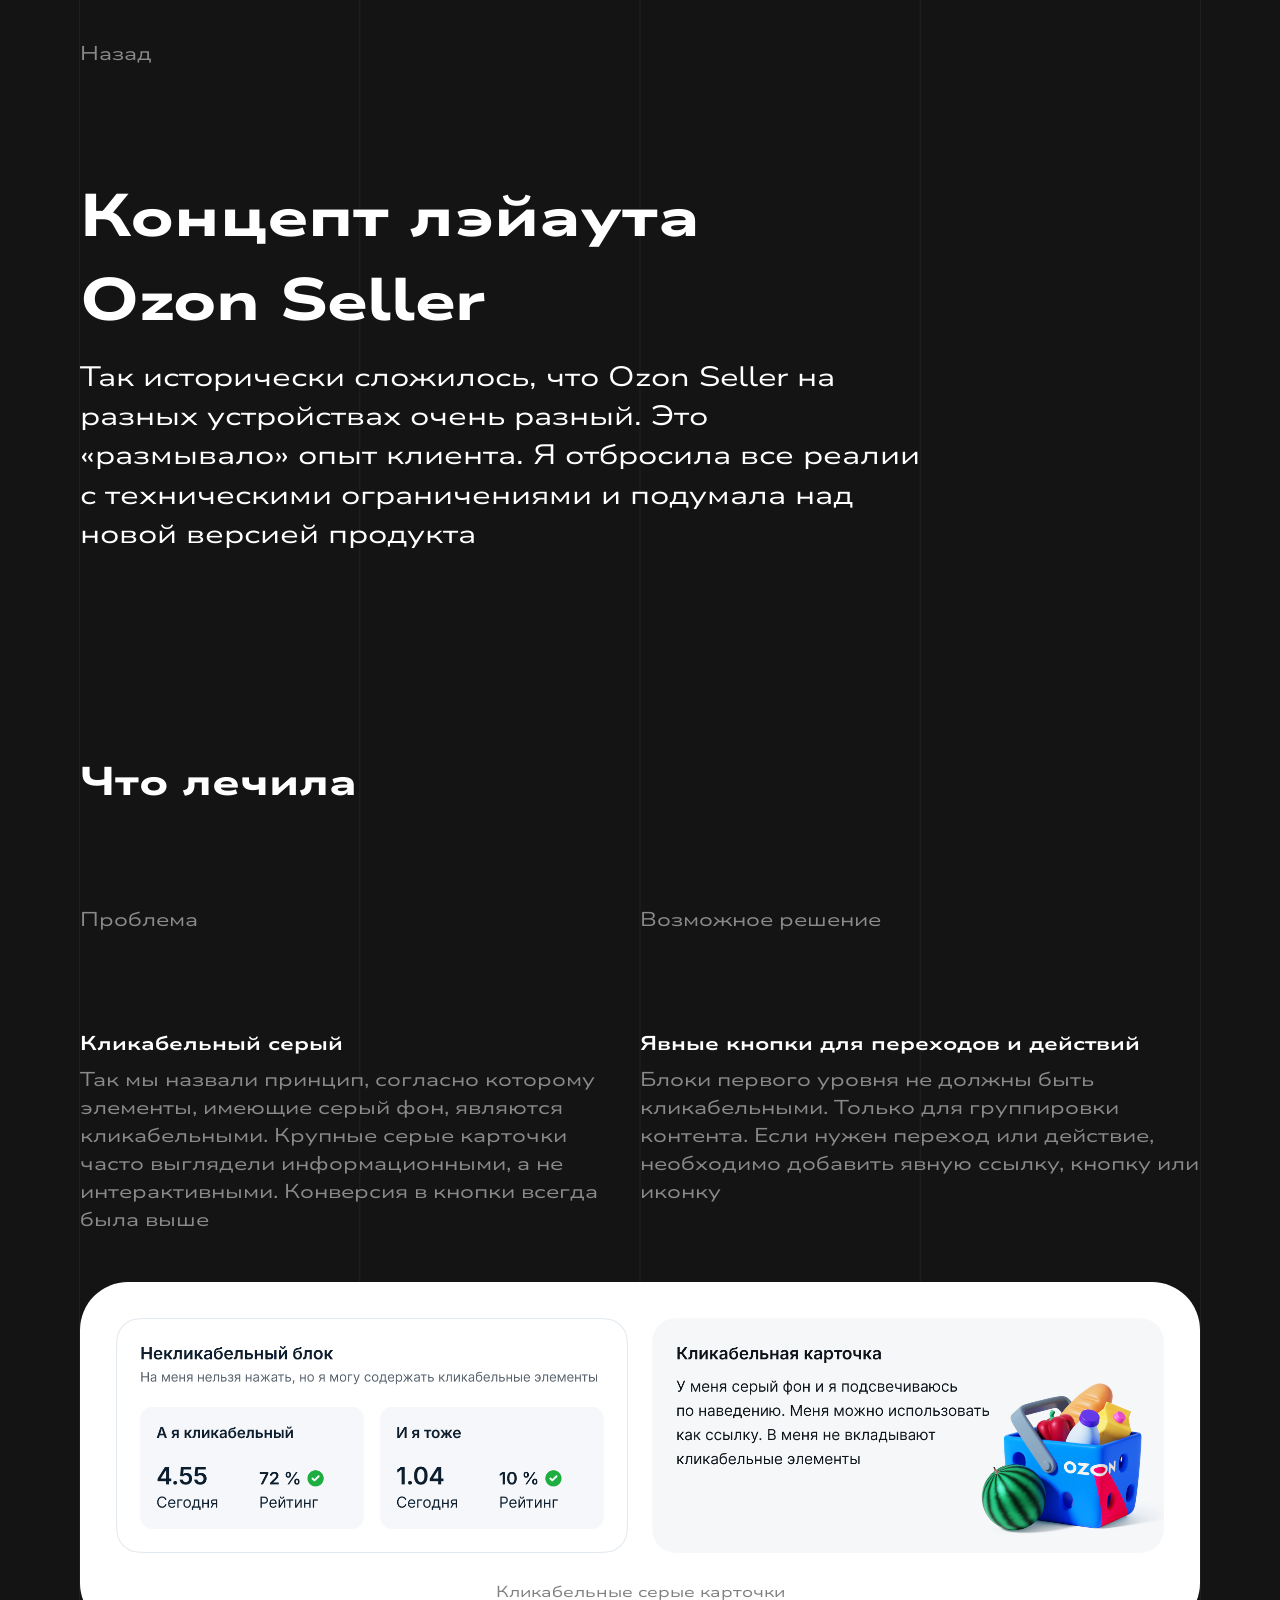
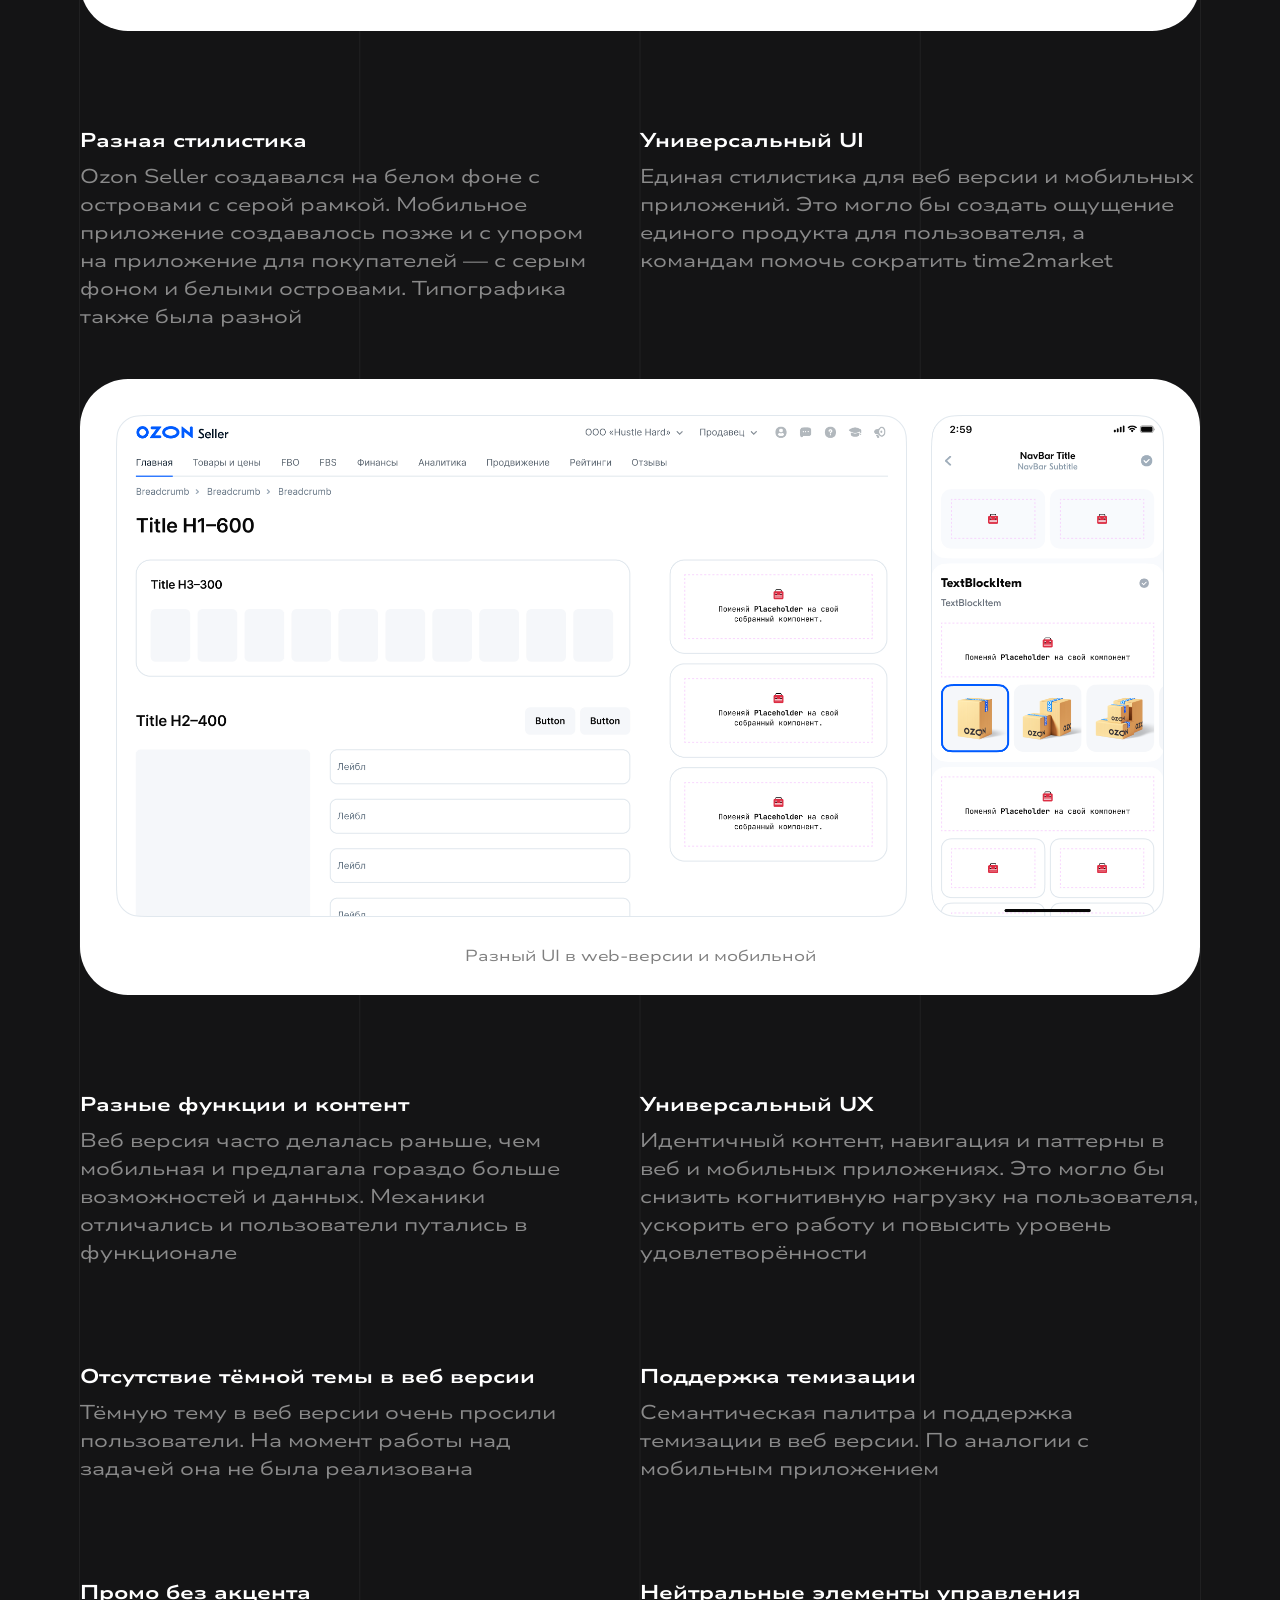
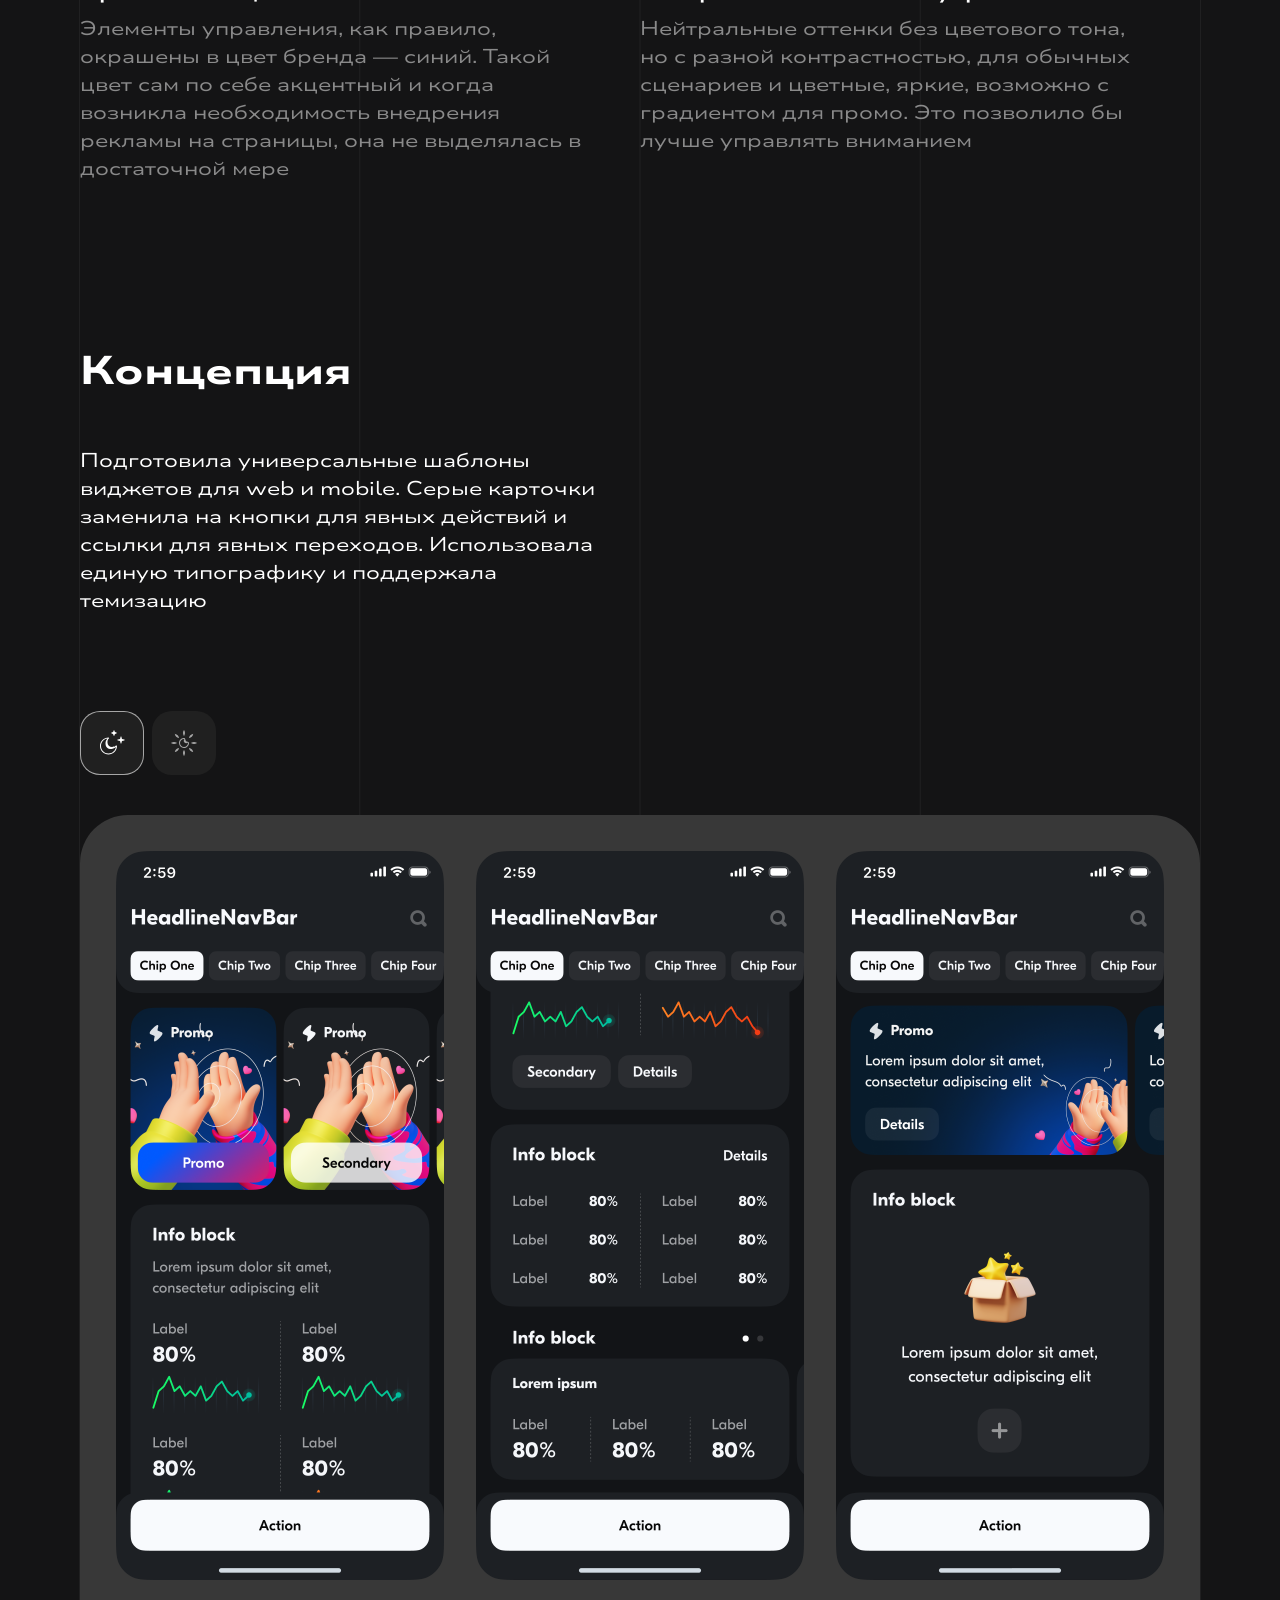
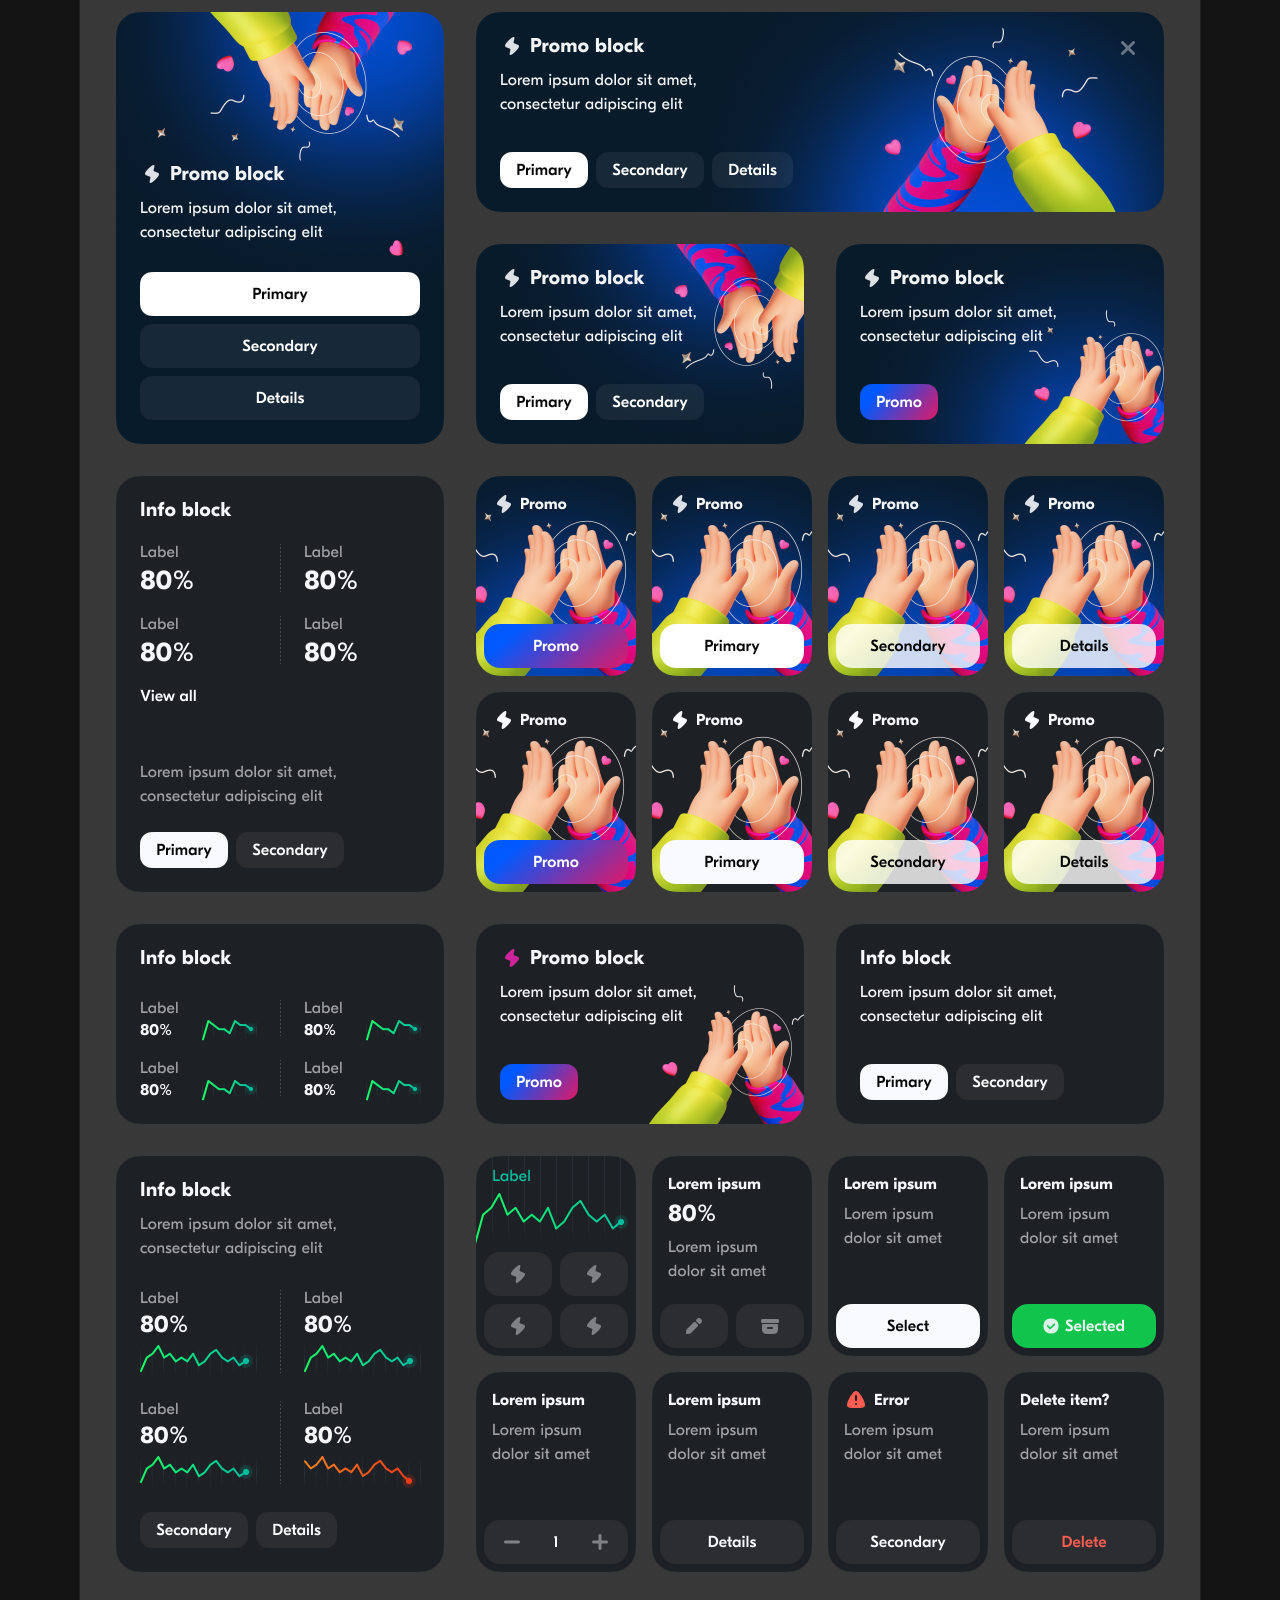
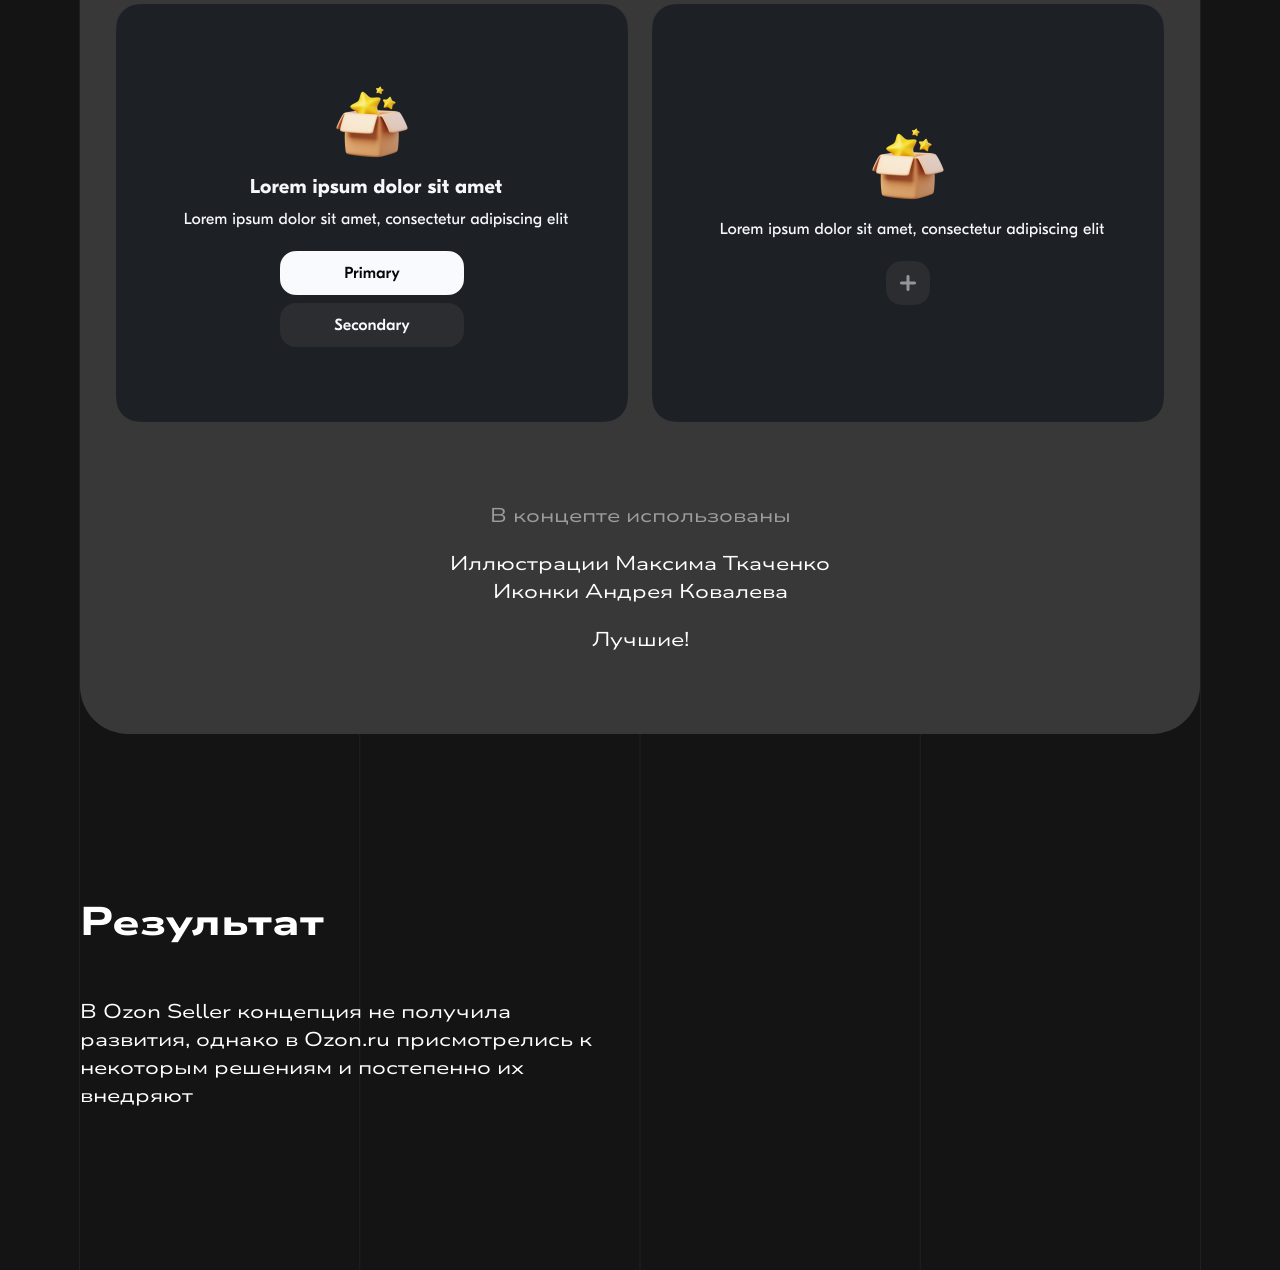
<file: ozon-seller-layout.html>
<!DOCTYPE html>
<html lang="ru">
  <head>
    <meta charset="utf-8">
    <title>Екатерина Колегова</title>
    <link rel="icon" type="image/png" href="images/favicon.svg">
    <link rel="stylesheet" href="styles.css">
    <link rel="preconnect" href="https://fonts.googleapis.com">
    <link rel="preconnect" href="https://fonts.gstatic.com" crossorigin>
    <link href="https://fonts.googleapis.com/css2?family=Nunito+Sans:ital,opsz,wght@0,6..12,200..1000;1,6..12,200..1000&family=Nunito:ital,wght@1,200..1000&display=swap" rel="stylesheet">
    <meta name="viewport" content="width=device-width"/>
    <meta name="description" content="Продуктовый дизайнер из Москвы с опытом 9+ лет"/>
  </head>
  <body>
    <main class="page-content-container background-stripes">
        <h1 class="visually-hidden"></h1>


        <nav class="nav-back">
            <a href="javascript:history.back()">
                <p class="page-link-back">Назад</p>
            </a>
        </nav>


        <!--page hero-->

        <div class="page-hero">
            <h2>Концепт лэйаута Ozon&nbsp;Seller</h2>
            <p class="page-hero-text">Так исторически сложилось, что&nbsp;Ozon Seller на разных устройствах очень разный. Это «размывало» опыт клиента. Я&nbsp;отбросила все реалии с техническими ограничениями и&nbsp;подумала над новой версией продукта</p>
        </div>


        <!--выступления-->
        
        <article class="">
            <h3 class="h3-title">Что лечила</h3>
            
            <ul class="table-primary">
                <li class="table-section table-visible">
                    <ul class="table-row">
                        <li>
                            <p class="text-secondary">Проблема</p>
                        </li>
                        <li class="table-cell-list">
                            <p class="text-secondary">Возможное решение</p>
                        </li>
                    </ul>
                </li>

                <li class="table-section">
                    <ul class="table-row table-header">
                    <li>
                        <p class="text-secondary table-header-text table-hidden">Проблема</p>
                        <h4>Кликабельный серый</h4>
                        <p class="text-secondary">Так мы назвали принцип, согласно которому элементы, имеющие серый фон, являются кликабельными. Крупные серые карточки часто выглядели информационными, а не интерактивными. Конверсия в&nbsp;кнопки всегда была выше</p>
                    </li>
                    <li>
                        <p class="text-secondary table-header-text table-hidden">Возможное решение</p>
                        <h4>Явные кнопки для переходов и действий</h4>
                        <p class="text-secondary">Блоки первого уровня не должны быть кликабельными. Только для группировки контента. Если нужен переход или действие, необходимо добавить&nbsp;явную ссылку, кнопку или иконку</p>
                    </li>
                    </ul>
                    <div class="case-example">
                        <div class="example-images">
                            <img src="images/ozon-seller-layout/clickable-card-01.png" alt="Большой белый виджет с серой рамкой имеет небольшие карточки с серым фоном">
                            <img src="images/ozon-seller-layout/clickable-card-02.png" alt="Большой серый виджет с текстом и изображением">
                        </div>
                        <p class="text-caption-inverse">Кликабельные серые карточки</p>
                    </div>
                </li>
                <hr class="table-hidden">
                <li class="table-section">
                    <ul class="table-row table-header">
                    <li>
                        <p class="text-secondary table-header-text table-hidden">Проблема</p>
                        <h4>Разная стилистика</h4>
                        <p class="text-secondary">Ozon Seller создавался на белом фоне с островами с&nbsp;серой рамкой. Мобильное приложение создавалось позже и с&nbsp;упором на приложение для покупателей — с серым фоном и белыми островами. Типографика также была разной</p>
                    </li>
                    <li>
                        <p class="text-secondary table-header-text table-hidden">Возможное решение</p>
                        <h4>Универсальный UI</h4>
                        <p class="text-secondary">Единая стилистика для веб версии и&nbsp;мобильных приложений. Это могло бы создать ощущение единого продукта для пользователя, а командам помочь сократить time2market</p>
                    </li>
                    </ul>
                    <div class="case-example">
                        <div class="example-images">
                            <img src="images/ozon-seller-layout/different-ui.png" alt="Веб версия личного кабинета имеет белый фон и белые виджеты с серой рамкой. Мобильная версия имеет белые виджеты на сером фоне.">
                        </div>
                        <p class="text-caption-inverse">Разный UI в web-версии и мобильной</p>
                    </div>
                </li>
                <hr class="table-hidden">
                <li class="table-section">
                    <ul class="table-row table-header">
                    <li>
                        <p class="text-secondary table-header-text table-hidden">Проблема</p>
                        <h4>Разные функции и контент</h4>
                        <p class="text-secondary">Веб версия часто делалась раньше, чем мобильная и&nbsp;предлагала гораздо больше возможностей и&nbsp;данных. Механики отличались и пользователи путались в функционале</p>
                    </li>
                    <li>
                        <p class="text-secondary table-header-text table-hidden">Возможное решение</p>
                        <h4>Универсальный UX</h4>
                        <p class="text-secondary">Идентичный контент, навигация и паттерны в веб и&nbsp;мобильных приложениях. Это могло бы снизить когнитивную нагрузку на пользователя, ускорить его работу и&nbsp;повысить уровень удовлетворённости</p>
                    </li>
                    </ul>
                </li>
                <hr class="table-hidden">
                <li class="table-section">
                    <ul class="table-row table-header">
                    <li>
                        <p class="text-secondary table-header-text table-hidden">Проблема</p>
                        <h4>Отсутствие тёмной темы в веб версии</h4>
                        <p class="text-secondary">Тёмную тему в веб версии очень просили пользователи. На момент работы над задачей она&nbsp;не&nbsp;была реализована</p>
                    </li>
                    <li>
                        <p class="text-secondary table-header-text table-hidden">Возможное решение</p>
                        <h4>Поддержка темизации</h4>
                        <p class="text-secondary">Семантическая палитра и поддержка темизации в&nbsp;веб версии. По аналогии с мобильным приложением</p>
                    </li>
                    </ul>
                </li>
                <hr class="table-hidden">
                <li class="table-section">
                    <ul class="table-row table-header">
                    <li>
                        <p class="text-secondary table-header-text table-hidden">Проблема</p>
                        <h4>Промо без акцента</h4>
                        <p class="text-secondary">Элементы управления, как правило, окрашены в цвет бренда — синий. Такой цвет сам по себе акцентный и&nbsp;когда возникла необходимость внедрения рекламы на страницы, она не выделялась в достаточной мере</p>
                    </li>
                    <li>
                        <p class="text-secondary table-header-text table-hidden">Возможное решение</p>
                        <h4>Нейтральные элементы управления</h4>
                        <p class="text-secondary">Нейтральные оттенки без цветового тона, но&nbsp;с&nbsp;разной контрастностью, для обычных сценариев и&nbsp;цветные, яркие, возможно с градиентом для промо. Это позволило бы лучше управлять вниманием</p>
                    </li>
                    </ul>
                </li>
            </ul>
        </article>



        <!--Концепция-->

        <article class="description-container">
            <h3>Концепция</h3>
            <ul class="cell-list">
                <li>
                    <p>Подготовила универсальные шаблоны виджетов для web и mobile. Серые карточки заменила на&nbsp;кнопки для явных действий и ссылки для явных переходов. Использовала единую типографику и&nbsp;поддержала темизацию</p>
                </li>
            </ul>
        </article>


        <div class="tabs carousel seller-layout">
            <div class="tab-buttons">
                <button class="tab-btn active" data-tab="tab1">
                    <svg class="icon" width="1.625rem" height="1.625rem">
                      <use xlink:href="images/icons/sprite.svg#Moon"></use>
                    </svg>
                </button>
                <button class="tab-btn" data-tab="tab2">
                    <svg class="icon" width="1.625rem" height="1.625rem">
                      <use xlink:href="images/icons/sprite.svg#Sun"></use>
                    </svg>
                </button>
            </div>
            <div class="tab-contents">
                <div class="tab-content active" id="tab1">
                    <div class="carousel-example dark">
                        <div class="example-images">
                            <img src="images/ozon-seller-layout/seller-layout-concept-dark.png" alt="">
                        </div>
                        <div class="seller-layout-concept-text">
                            <p class="text-secondary">В концепте использованы</p>
                            <div class="seller-layout-designers">
                                <p>Иллюстрации Максима Ткаченко</p>
                                <p>Иконки Андрея Ковалева</p>
                            </div>
                            <p>Лучшие!</p>
                        </div>
                    </div>
                </div>
                <div class="tab-content" id="tab2">
                    <div class="carousel-example light">
                        <div class="example-images">
                            <img src="images/ozon-seller-layout/seller-layout-concept-light.png" alt="">
                        </div>
                        <div class="seller-layout-concept-text">
                            <p class="text-secondary-inverse">В концепте использованы</p>
                            <div class="seller-layout-designers text-primary-inverse">
                                <p>Иллюстрации Максима Ткаченко</p>
                                <p>Иконки Андрея Ковалева</p>
                            </div>
                            <p class="text-primary-inverse">Лучшие!</p>
                        </div>
                    </div>
                </div>
            </div>
        </div>

        <article class="description-container">
            <h3>Результат</h3>
            <ul class="cell-list">
                <li>
                    <p>В Ozon Seller концепция не получила развития, однако в Ozon.ru присмотрелись к некоторым решениям и постепенно их внедряют </p>
                </li>
            </ul>
        </article>



    </main>

    <script src="js/tabs.js"></script>

  </body>
</html>
</file>
<file: styles.css>
*,
*::before,
*::after {
    box-sizing: border-box;
    transition-duration: 180ms;
}

body {
    margin: 0;
    font-family: "PT Sans", "Arial", sans-serif;
    font-size: 1rem;
    font-style: normal;
    font-weight: 400;
    line-height: 140%;
    color: var(--text-primary);
    background-color: var(--background-primary);
}

.visually-hidden {
    position: absolute;
    width: 1px;
    height: 1px;
    margin: -1px;
    clip: rect(0 0 0 0);
}

.icon {
    fill: var(--icon-primary);
}


/* главный контейнер */

.page-content-container {
    position: relative;
    max-width: 1280px;
    height: auto;
    min-height: 100vh;
    margin: auto;
    padding: 0 5rem 10rem 5rem;
}


/* полосы на фоне */

.background-stripes {
    background: linear-gradient(90deg, #0000 calc(100% - 1px), var(--border-stripes) 0);
    background-size: calc((100% - 10rem + 5px)/4 - 1px) 100%;
    background-position-x: 5rem;
}






/* colors ---------------------------------------- */


:root{

    /* background */
  
    --background-primary: #141415;
    --background-tertiary:rgba(32, 32, 32, 1);
    --background-inverse-primary: rgba(255, 255, 255, 1);
    --background-tab: rgba(32, 32, 32, 1);
     

    /* text */
  
    --text-primary:#ffffff;
    --text-secondary:rgba(255, 255, 255, 0.5);

    /* text-inverse */
    
    --text-primary-inverse: rgba(0, 0, 0, 0.8);
    --text-secondary-inverse: rgba(0, 0, 0, 0.5);
  

    /* icon */
  
    --icon-primary:#ffffff;


    /* border */
    
    --border-primary: rgba(255, 255, 255, 0.6);
    --border-tertiary: rgba(255, 255, 255, 0.1);
    --border-stripes: rgba(255, 255, 255, 0.05);

    /* ozon-seller-concept */

    --seller-example-background-dark: rgba(56, 56, 56, 1);
    --seller-example-background-light: rgba(232, 234, 237, 1);

}






/* font styles ----------------------------------- */


h1 {
    margin: 0;
    font-family: "Nunito Sans", sans-serif;
    font-optical-sizing: auto;
    font-weight: 700;
    font-style: normal;
    font-variation-settings:
        "wdth" 700,
        "YTLC" 0;
    font-size: 5rem;
    line-height: 140%; /* 140% */
    letter-spacing: 0.25%;
}

h2 {
    margin: 0;
    font-family: "Nunito Sans", sans-serif;
    font-optical-sizing: auto;
    font-weight: 800;
    font-style: normal;
    font-variation-settings:
        "wdth" 800,
        "YTLC" 0;
    font-size: 3.75rem;
    line-height: 140%; /* 140% */
    letter-spacing: 0.25%;
}
  
h3 {
    margin: 0;
    font-family: "Nunito Sans", sans-serif;
    font-optical-sizing: auto;
    font-weight: 800;
    font-style: normal;
    font-variation-settings:
        "wdth" 800,
        "YTLC" 0;
    font-size: 2.5rem;
    line-height: 140%; /* 140% */
    letter-spacing: 0.5%;
}

h4 {
    margin: 0;
    font-family: "Nunito Sans", sans-serif;
    font-optical-sizing: auto;
    font-weight: 700;
    font-style: normal;
    font-variation-settings:
        "wdth" 700,
        "YTLC" 0;
    font-size: 1.25rem;
    line-height: 140%; /* 140% */
    letter-spacing: 1%;
}

p {
    margin: 0;
    font-family: "Nunito Sans", sans-serif;
    font-optical-sizing: auto;
    font-weight: 400;
    font-style: normal;
    font-variation-settings:
        "wdth" 400,
        "YTLC" 0;
    font-size: 1.25rem;
    line-height: 1.75rem; /* 140% */
    letter-spacing: 1%;
}

.text-secondary {
    margin: 0;
    font-family: "Nunito Sans", sans-serif;
    font-optical-sizing: auto;
    font-weight: 400;
    font-style: normal;
    font-variation-settings:
        "wdth" 400,
        "YTLC" 0;
    font-size: 1.25rem;
    line-height: 140%; /* 140% */
    letter-spacing: 1%;
    color: var(--text-secondary);
}

.text-primary-inverse {
    margin: 0;
    font-family: "Nunito Sans", sans-serif;
    font-optical-sizing: auto;
    font-weight: 400;
    font-style: normal;
    font-variation-settings:
        "wdth" 400,
        "YTLC" 0;
    font-size: 1.25rem;
    line-height: 140%; /* 140% */
    letter-spacing: 1%;
    color: var(--text-primary-inverse);
}

.text-secondary-inverse {
    margin: 0;
    font-family: "Nunito Sans", sans-serif;
    font-optical-sizing: auto;
    font-weight: 400;
    font-style: normal;
    font-variation-settings:
        "wdth" 400,
        "YTLC" 0;
    font-size: 1.25rem;
    line-height: 140%; /* 140% */
    letter-spacing: 1%;
    color: var(--text-secondary-inverse);
}

.text-caption-inverse {
    margin: 0;
    font-family: "Nunito Sans", sans-serif;
    font-optical-sizing: auto;
    font-weight: 400;
    font-style: normal;
    font-variation-settings:
        "wdth" 400,
        "YTLC" 0;
    font-size: 1rem;
    line-height: 140%; /* 140% */
    letter-spacing: 1%;
    color: var(--text-secondary-inverse);
}


.h1-special {
    margin: 0;
    font-family: "Nunito Sans", sans-serif;
    font-optical-sizing: auto;
    font-weight: 700;
    font-style: italic;
    font-variation-settings:
        "wdth" 700,
        "YTLC" 1;
    font-size: 5rem;
    line-height: 140%; /* 140% */
    letter-spacing: 0.25%;
}

.nav-back {
    padding-top: 2.5rem;
    position: fixed;
    top: 0;
}

.nav-back a,
.nav-back a:visited,
.nav-back a:hover,
.nav-back a:active {
    color: inherit;
    text-decoration: none;
}

.hero-text {
    margin: 0;
    font-family: "Nunito Sans", sans-serif;
    font-optical-sizing: auto;
    font-weight: 400;
    font-style: normal;
    font-variation-settings:
        "wdth" 400,
        "YTLC" 0;
    font-size: 2rem;
    line-height: 140%; /* 140% */
    letter-spacing: 0.5%;
}

.page-hero-text {
    margin: 0;
    font-family: "Nunito Sans", sans-serif;
    font-optical-sizing: auto;
    font-weight: 400;
    font-style: normal;
    font-variation-settings:
        "wdth" 400,
        "YTLC" 0;
    font-size: 1.75rem;
    line-height: 140%; /* 140% */
    letter-spacing: 0.5%;
}

a {
    margin: 0;
    font-family: "Nunito Sans", sans-serif;
    font-optical-sizing: auto;
    font-weight: 400;
    font-style: normal;
    font-variation-settings:
        "wdth" 400,
        "YTLC" 0;
    font-size: 1.25rem;
    line-height: 1.75rem; /* 140% */
    letter-spacing: 1%;
}






/* elements -------------------------------------- */


/* tags */

.tag {
    text-align: center;
    color: var(--text-primary);
    margin: 0;
    padding: 0.375rem 0.75rem;
    background-color: var(--background-tertiary);
    border-radius: 1rem;
}


/* links ---------------------------------------- */


a:hover {
    opacity: 0.8;
}


/* link primary */

.link-primary-anchor,
.link-primary-anchor:visited,
.link-primary-anchor:hover,
.link-primary-anchor:active {
    color: inherit;
    text-decoration: none;
}

.link-primary {
    display: flex;
    align-items: center;
    width: fit-content;
    align-items: center;
    height: 2.875rem;
    gap: 0.5rem;
    color: var(--text-primary);
    padding: 0 0.75rem;
    margin: 0;
    border: 1px solid var(--border-primary);
    border-radius: 1.1rem;
}

.link-primary p {
    padding-bottom: 0.125rem;
}

.link-secondary {
    text-underline-offset: 3px;
    text-decoration-thickness: 1px;
    text-decoration-skip-ink: auto;
    text-decoration-color: var(--border-primary);
    color: var(--text-primary);
}

.page-link-back {
    color: var(--text-primary);
    opacity: 0.5;
    text-decoration: none;
}


/* hr */

.table-primary hr {
    height: 1px;
    margin: 0;
    background-color: var(--border-tertiary);
    border: none;
}




/* index - hero */

.hero-title {
    display: flex;
    flex-direction: row;
    flex-wrap: wrap;
}

.first-name {
    margin-right: 1.25rem;
}

.last-name {
    position: relative;
}

.brunch-icon {
    position: absolute;
    top: 0;
    right: -1.2rem;
}

.hero {
    display: flex;
    flex-direction: column;
    max-width: 840px;
    gap: 26px;
    margin-bottom: 13.5rem;
    padding-top: 10rem;
    transition-duration: 0;
}

.page-hero {
    display: flex;
    flex-direction: column;
    max-width: 840px;
    gap: 16px;
    margin-bottom: 12.5rem;
    padding-top: 10.875rem;
}






/* вёрстка --------------------------------------- */


.h3-title {
    margin-bottom: 6rem;
}

article {
    margin-bottom: 10rem;
}


/* списки */

.text-list {
    list-style-type: disc;
    list-style-position: outside;
    margin: 0;
    padding-left: 2.25rem;
}

.text-list > li {
    display: list-item;
    list-style-type: disc;
    padding-right: 0;
}

.text-list > li::marker {
    content: "●  ";
}


/* табы */

.tab-btn {
    display: flex;
    align-items: center;
    justify-content: center;
    width: 4rem;
    height: 4rem;
    padding: 0;
    background-color: var(--background-tab);
    border: none;
    border-radius: 1.25rem;
}

.tab-btn.active {
    display: flex;
    align-items: center;
    justify-content: center;
    width: 4rem;
    height: 4rem;
    padding: 0;
    background-color: var(--background-tab);
    border: solid 1px var(--border-primary);
    border-radius: 1.25rem;
}

.tab-btn svg {
    opacity: 0.6;
}

.tab-btn.active svg {
    opacity: 1;
}

.tab-btn:hover {
    opacity: 0.8;
    cursor: pointer;
}

.tab-buttons {
    display: flex;
    flex-direction: row;
    gap: 0.5rem;
}


/* галерея */

.carousel {
    display: flex;
    flex-direction: column;
    gap: 2.5rem;
}

.tab-content {
  display: none;
}

.tab-content.active {
  display: block;
}

.carousel.seller-layout {
    margin-top: 6rem;
}


/* галерея в seller-layout */

.carousel-example.dark {
    background-color: var(--seller-example-background-dark);
    display: flex;
    flex-direction: column;
    align-items: center;
    gap: 5rem;
    padding: 2.25rem 2.25rem 5rem 2.25rem;
    border-radius: 3rem;
}

.carousel-example.light {
    background-color: var(--seller-example-background-light);
    display: flex;
    flex-direction: column;
    align-items: center;
    gap: 5rem;
    padding: 2.25rem 2.25rem 5rem 2.25rem;
    border-radius: 3rem;
}

.seller-layout-concept-text {
    display: flex;
    flex-direction: column;
    gap: 1.25rem;
}

.seller-layout-concept-text p {
    text-align: center;
}

.seller-layout-designers {
    gap: 0;
}


/* описание */

.description-container {
    display: flex;
    flex-direction: column;
    max-width: 50%;
    gap: 3rem;
    margin-top: 10rem;
    margin-bottom: 0;
    padding-right: 2.5rem;
}

.cell-list {
    display: flex;
    flex-direction: column;
    flex-wrap: wrap;
    gap: 1.5rem;
    margin: 0;
    padding: 0;
    list-style-type: none;
}


/* index - сетка навыков */

.proficiency {
    display: grid;
    grid-template-columns: repeat(3, 1fr);
    margin: 0 0 6rem 0;
    padding: 0;
    row-gap: 2.5rem;
    list-style-type: none;
}

.proficiency p {
    text-wrap: balance;
    padding-right: 2.5rem;
}


/* index - ценности и навыки */

.table-secondary {
    display: flex;
    flex-direction: row;
}

.principles .text-secondary {
    margin-bottom: 1.5rem;
}

.skills .text-secondary {
    margin-bottom: 1.188rem;
}
    
.table-secondary > div {
    width: 50%;
}

.principles {
    padding-right: 2.5rem;
}


/* index - облако тэгов */

.skills-cloud {
    display: flex;
    flex-wrap: wrap;
    gap: 0.5rem;
    margin: 0;
    padding: 0;
    list-style-type: none;
}


/* index - свяжитесь со мной */

.connection .h3-title {
    margin-bottom: 3rem;
}

.connection {
    margin-bottom: 0;
}



/* контейнер с экранами */

.alf-screenshots {
    margin-top: 3rem;
    width: 100%;
    overflow: visible;
}

.screenshots-track {
    display: flex;
    flex-direction: row;
    flex-wrap: nowrap;
    gap: 1.5rem;
    width: 100%;
    overflow-x: auto;
    overflow-y: visible;
    -webkit-overflow-scrolling: touch;
}

.alf-screenshots img {
    flex: 1 0 16.25rem;
    min-width: 16.25rem;
    width: 100%;
    height: auto;
    object-fit: contain;
    border-radius: 1.5rem;
}



/* изображения с примерами */

.case-example {
    background-color: var(--background-inverse-primary);
    display: flex;
    flex-direction: column;
    align-items: center;
    gap: 1.75rem;
    padding: 2.25rem 2.25rem 1.75rem 2.25rem;
    border-radius: 3rem;
}

.example-images {
    display: flex;
    flex-direction: row;
    flex-wrap: wrap;
    gap: 1.5rem;
}

.example-images img {
    flex: 1 0 16.25rem;
    min-width: 16.25rem;
    width: 100%;
    height: auto;
    object-fit: contain;
}



/* блок с описанием */

.description-container-secondary {
    display: flex;
    flex-direction: column;
    gap: 1.5rem;
}



/* таблица */

.table-primary {
    display: flex;
    flex-direction: column;
    gap: 6rem;
    margin: 0;
    padding: 0;
    list-style-type: none;
}

.table-section {
    display: flex;
    flex-direction: column;
    gap: 3rem;
}

.table-row {
    display: flex;
    flex-direction: row;
    margin: 0;
    padding: 0;
}

.table-row li {
    display: flex;
    flex-direction: column;
    flex-wrap: wrap;
    gap: 0.5rem;
    width: 50%;
    padding-right: 2.5rem;
    list-style-type: none;
}

.table-row .link-primary {
    margin-top: 0.5rem;
}

.table-row .table-cell-list {
    gap: 1rem;
}

.table-row li:last-child {
    padding-right: 0;
}

.table-row .text-list {
    padding-left: 1.75rem;
    list-style-type: disc;
    list-style-position: outside;
}

.table-row .text-list > li {
    display: list-item;
    list-style-type: disc;
    width: auto;
    padding-right: 0;
}

.table-row .text-list > li::marker {
    content: "●  ";
}

.table-hidden {
    position: absolute;
    width: 1px;
    height: 1px;
    margin: -1px;
    clip: rect(0 0 0 0);
}



/* таблица в описании */

.description-container + .table-primary {
    margin-top: 6rem;
}



/* мокапы */

.case-mockup {
    width: 100%;
    max-width: 19rem;
    object-fit: contain;
    border-radius: 2.25rem;
}

li .case-mockup-container {
    display: flex;
    flex-direction: column;
    justify-content: center;
    align-items: center;
    gap: 1.5rem;
    margin-top: 0;
    padding: 0 2.5rem;
}

.mockup-description {
    display: flex;
    flex-direction: column;
    margin-top: 0rem;
    margin-bottom: 0;
    justify-content: center;
}

li .mockup-description {
    gap: 3rem;
}




/* адаптив --------------------------------------- */


/* планшеты -------------------------------------- */


@media (width <= 1024px) {


    /* index - сетка навыков */

    .proficiency {
    grid-template-columns: repeat(2, 1fr);
    }

    /* описание */

    .description-container {
    margin-top: 7rem;
    gap: 3rem;
    max-width: 75%;
    }



    .mockup-description {
    max-width: 75%;

    }

    .table-case-row {
        flex-direction: column;
        gap: 6rem;
    }

    .table-case-row li {
    width: 100%;
    }
}


/* мобильные устройства -------------------------- */


@media (width <= 768px) {


    /* шрифты */

    h1 {
        font-size: 3.2rem;
    }

    .h1-special {
        font-size: 3.2rem;
    }

    h2 {
    font-size: 2.75rem;
    }


    h3 {
        font-size: 2rem;
    }
    
    .hero-text {
        font-size: 1.5rem;
    }

    .page-hero-text {
        font-size: 1.5rem;
    }

    .h3-title {
        margin-bottom: 3rem;
    }
    

    /* главный контейнер */

    .page-content-container {
        padding: 0 2rem ;
        margin-bottom: 7rem;
    }

    article {
        margin-bottom: 7rem;
    }



    /* описание */

    .description-container {
        max-width: 100%;
        padding-right: 0;
        gap: 2.5rem;
    }

    .mockup-description {
    max-width: 100%;
    }

    li .mockup-description {
    gap: 1.5rem;
}

    /* полосы на фоне */

    .background-stripes {
        background: linear-gradient(90deg, #0000 calc(100% - 1px), var(--border-stripes) 0);
        background-size: calc((100% - 4rem + 5px)/4 - 1px) 100%;
        background-position-x: 2rem;
    }


    /* index - hero */

    .hero {
        padding-top: 7rem;
        margin-bottom: 10rem;
    }

    .brunch-icon {
        transform: scale(0.64);
        top: -0.5rem;
        right: -1.4rem;
    }


    /* page hero */

    .page-hero {
        margin-bottom: 10rem;
        padding-top: 8.5rem;
    }



    /* index - сетка навыков */

    .proficiency {
        grid-template-columns: repeat(1, 1fr);
        margin: 0 0 3rem 0;
        row-gap: 2rem;
    }

    .proficiency p {
    text-wrap: balance;
    padding-right: 0;
    }

    .principles {
    padding-right: 0;
}


    /* index - ценности и навыки */

    .table-secondary {
        flex-direction: column;
        gap: 2.5rem;
    }

    .table-secondary > div {
        width: 100%;
    }

    .table-row li:last-child {
        padding-right: 0;
    }



    /* изображение с примерами */

    .case-example {
    gap: 1.75rem;
    padding: 2.25rem 2.25rem 1.75rem 2.25rem;
    border-radius: 1.5rem;
    }


    /* галерея в seller-layout */

    .carousel-example.dark {
    gap: 3rem;
    padding: 1.25rem 1.25rem 3rem 1.25rem;
    border-radius: 1.5rem;
    }

    .carousel-example.light {
    gap: 3rem;
    padding: 1.25rem 1.25rem 3rem 1.25rem;
    border-radius: 1.5rem;
    }

    
    /* таблица */

    .table-primary {
        gap: 3rem;
    }

    .description-container + .table-primary {
    margin-top: 3rem;
    }

    .table-section {
        gap: 3rem;
    }

    .table-row {
        flex-direction: column;
        gap: 1rem;
    }

    .table-row li {
        width: 100%;
    }

    .table-case-row {
        flex-direction: column;
        gap: 2.5rem;
    }

    .table-row .table-cell-list {
    gap: 1rem;
}

    .table-visible {
    position: absolute;
    width: 1px;
    height: 1px;
    margin: -1px;
    clip: rect(0 0 0 0);
}

.table-header-text {
    padding-bottom: 0.5rem;
}

.table-hidden {
    position:relative;
    width: 100%;
    height: auto;
    margin: 0;
}

.table-header {
    gap: 3rem;
}


}
</file>
